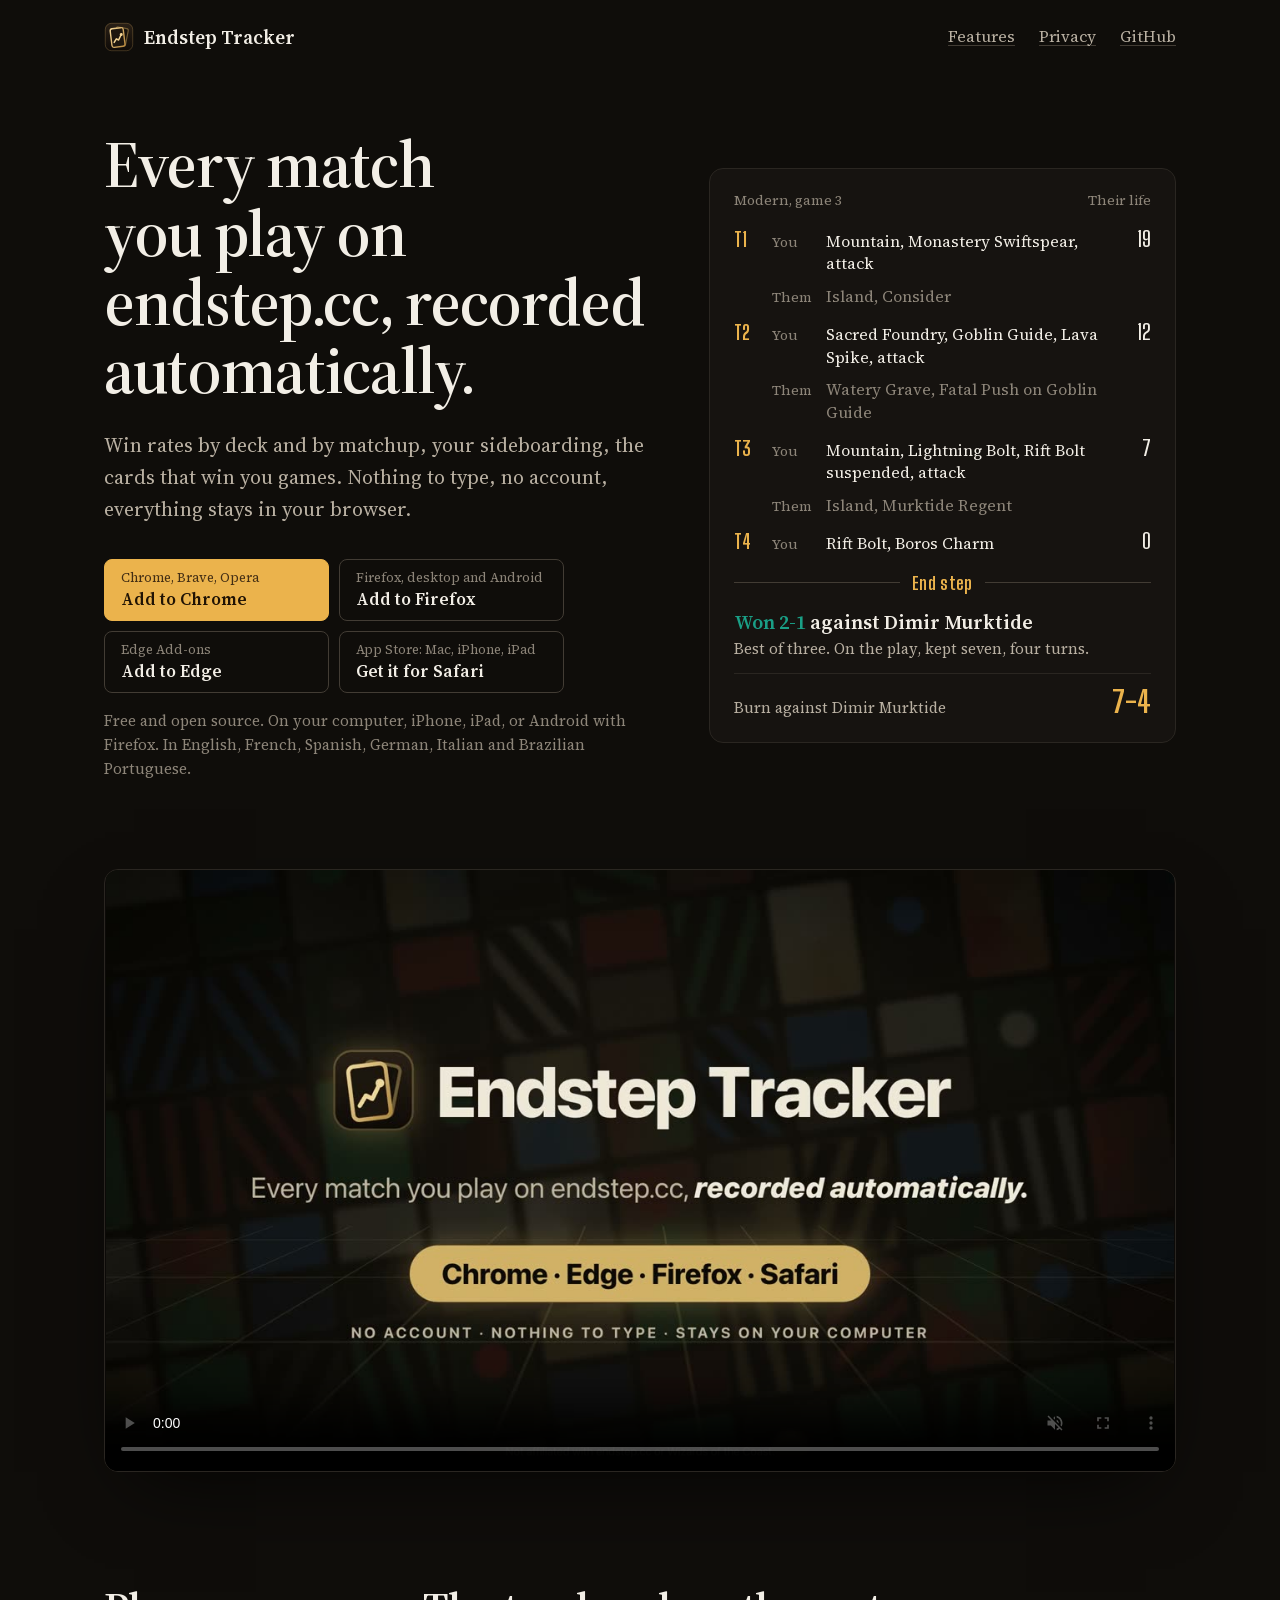
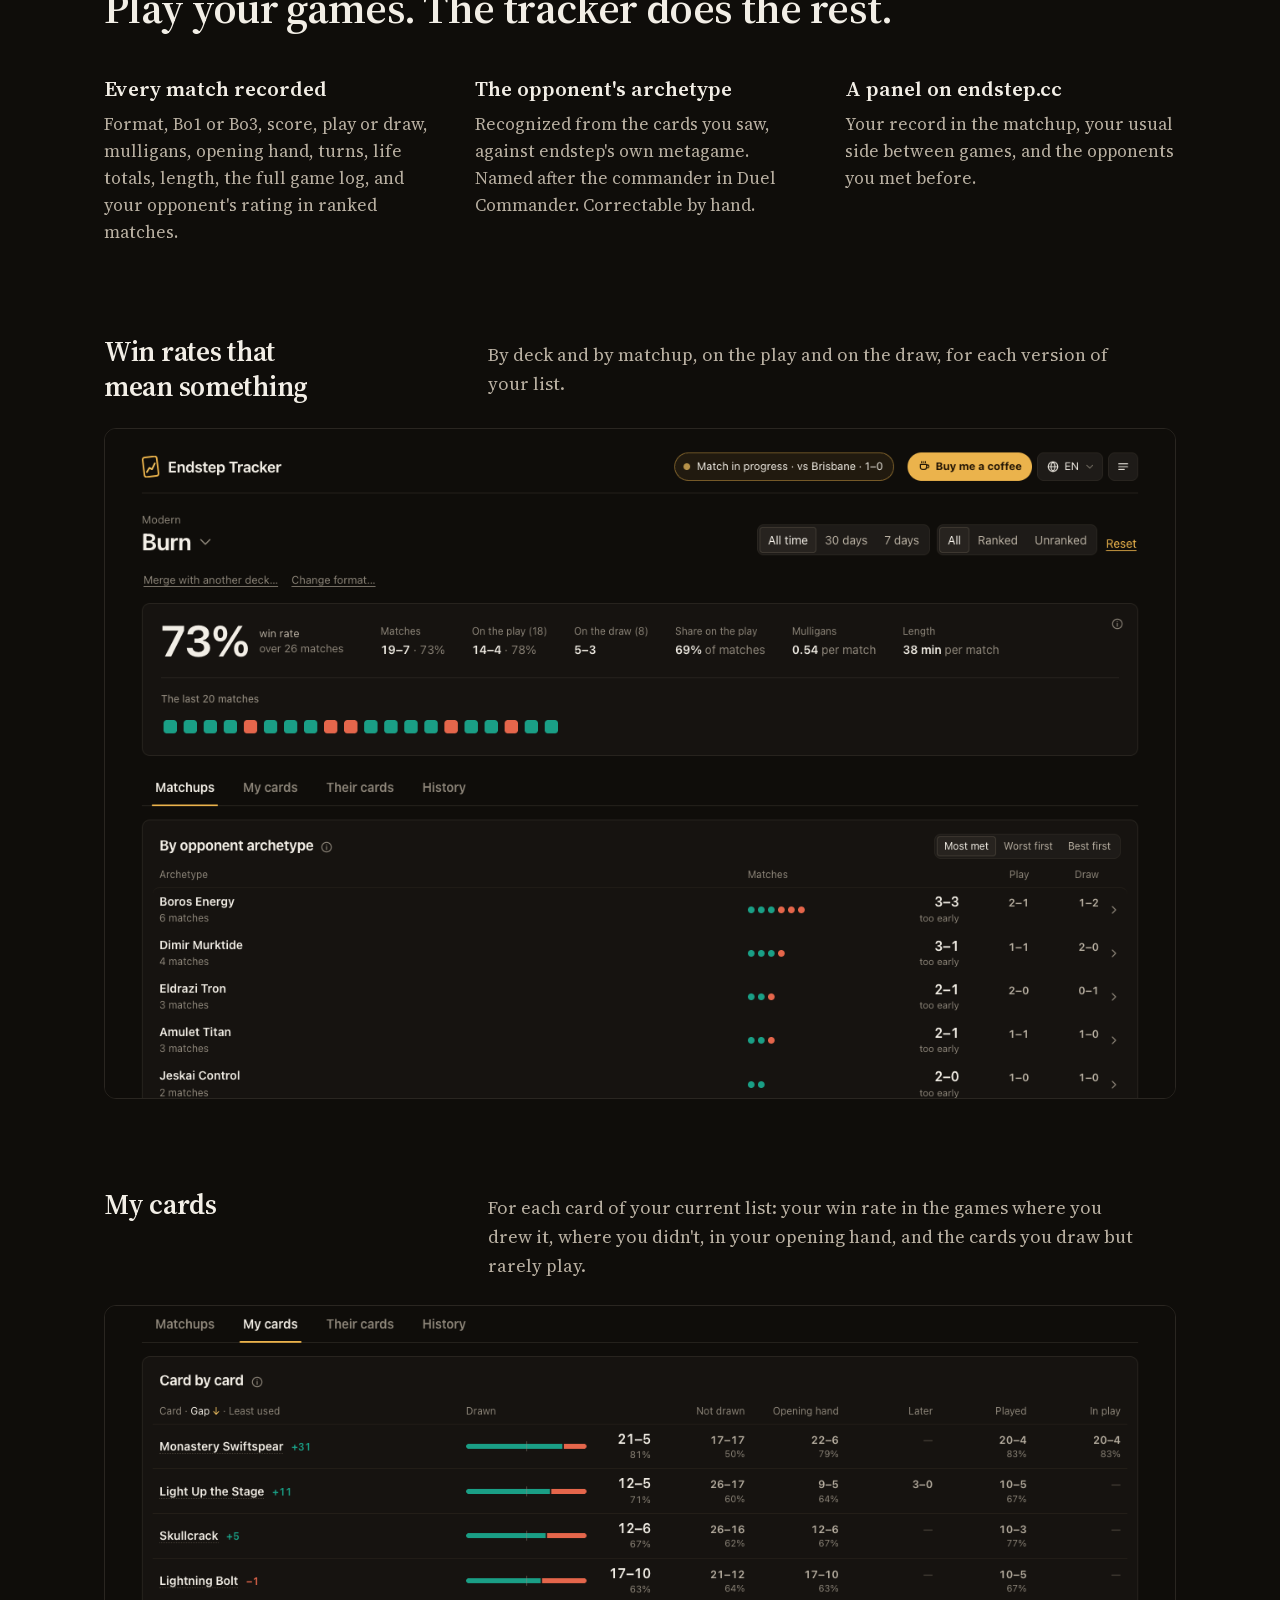
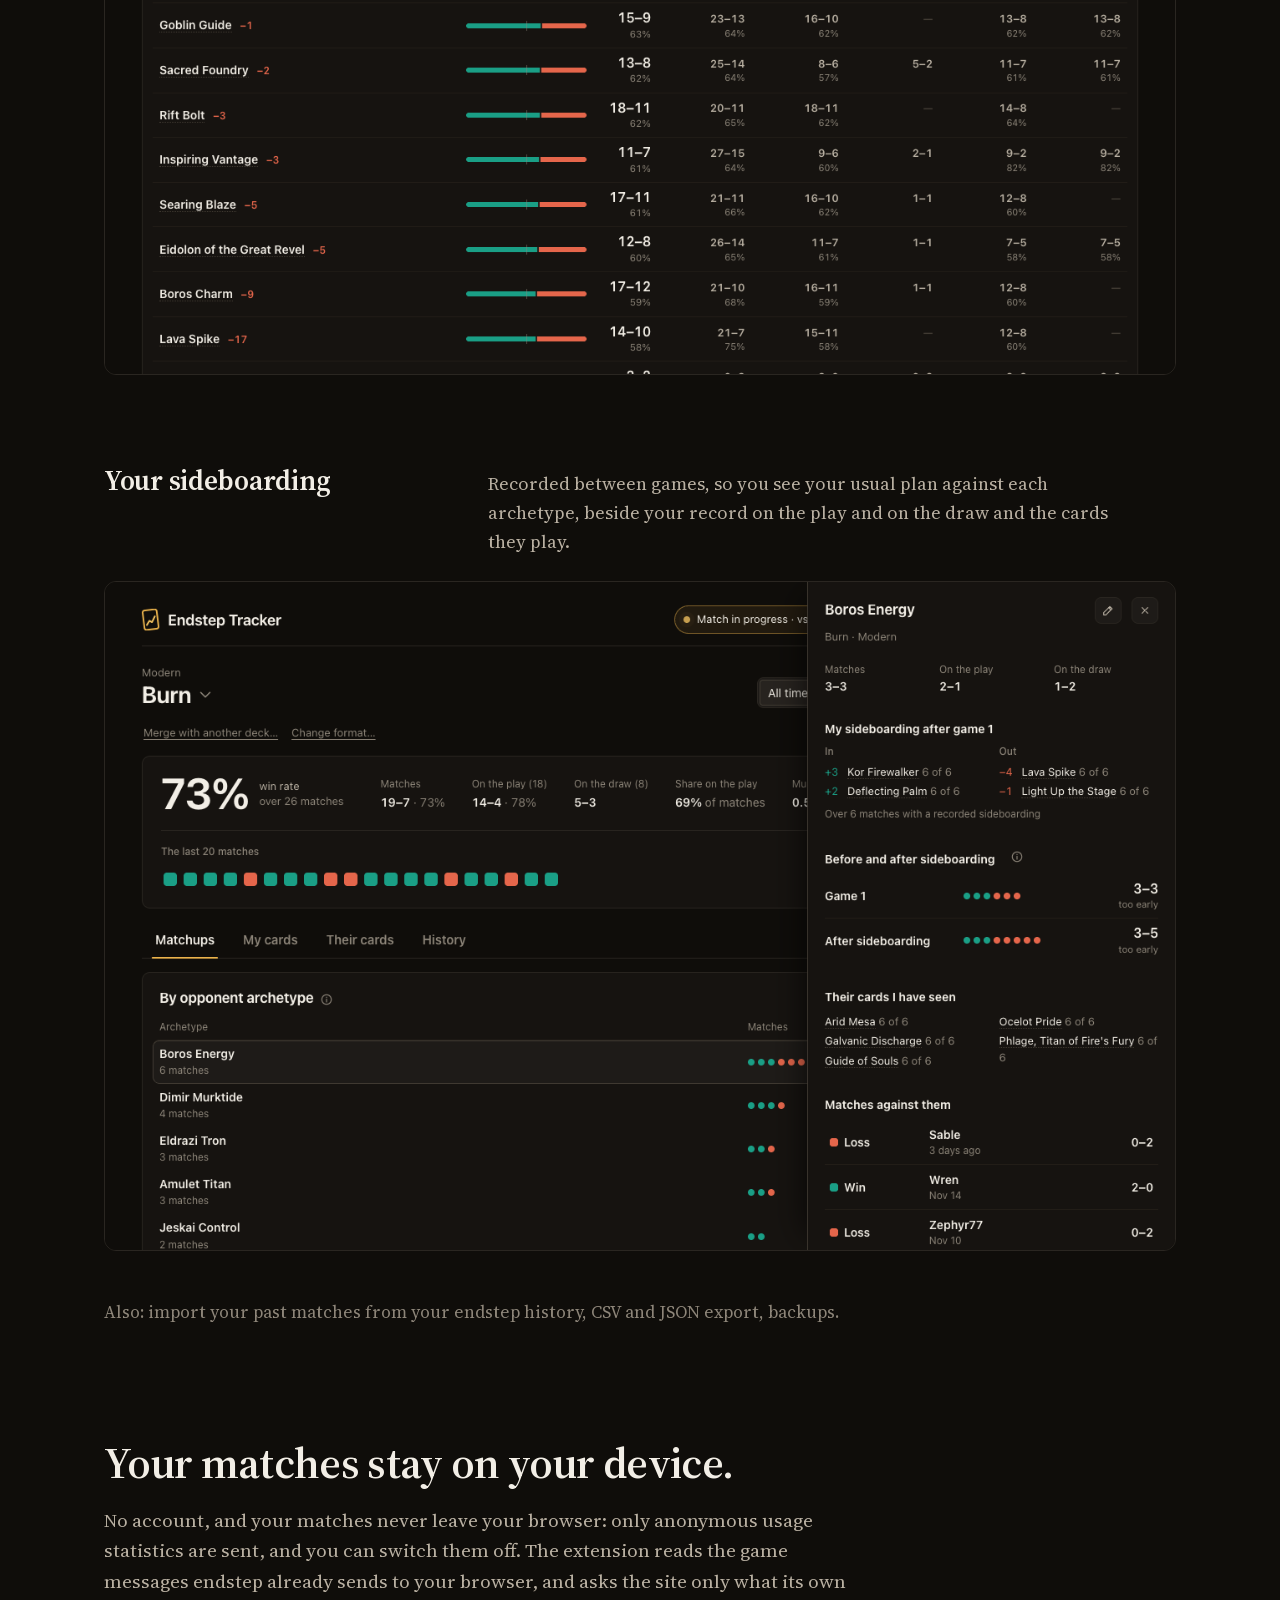
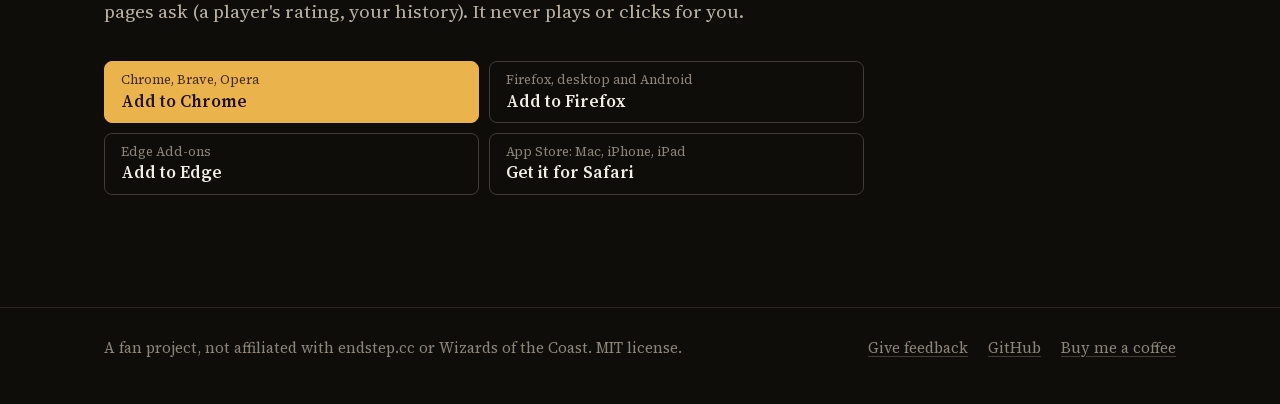
<file: site/index.html>
<!doctype html>
<html lang="en">
<head>
<meta charset="utf-8">
<meta name="viewport" content="width=device-width, initial-scale=1">
<title>Endstep Tracker</title>
<meta name="description" content="A browser extension that records the Magic: The Gathering matches you play on endstep.cc and turns them into win rates by deck and by matchup. Nothing to type, no account, everything stays in your browser.">
<meta property="og:type" content="website">
<meta property="og:url" content="https://endstep-tracker.tolarianstudio.com/">
<meta property="og:title" content="Endstep Tracker">
<meta property="og:description" content="Every match you play on endstep.cc, recorded automatically: win rates by deck and matchup, your sideboarding, your cards. Free, no account.">
<meta property="og:image" content="https://endstep-tracker.tolarianstudio.com/poster.jpg">
<meta name="twitter:card" content="summary_large_image">
<meta name="theme-color" content="#14110d">
<link rel="icon" href="icon.svg" type="image/svg+xml">
<link rel="apple-touch-icon" href="icon-128.png">
<link rel="preload" href="fonts/source-serif-4.woff2" as="font" type="font/woff2" crossorigin>
<script defer src="https://umami.tolarianstudio.com/script.js" data-website-id="e444a99e-4bc6-4b22-979c-878f060c3f76" data-domains="endstep-tracker.tolarianstudio.com"></script>
<style>
/* Two voices from the game itself: a book serif, like the rules text on a card, and condensed figures, like a scoreboard. */
@font-face { font-family: "Source Serif 4"; src: url(fonts/source-serif-4.woff2) format("woff2"); font-weight: 200 900; font-display: swap; }
@font-face { font-family: "Big Shoulders"; src: url(fonts/big-shoulders.woff2) format("woff2"); font-weight: 100 900; font-display: swap; }
:root {
  color-scheme: dark;
  /* Same tokens as the extension (theme.css). */
  --bg: oklch(.16 .006 75);
  --surface: oklch(.19 .007 75);
  --surface-2: oklch(.225 .008 75);
  --line: oklch(.27 .011 75);
  --line-strong: oklch(.36 .015 78);
  --ink: oklch(.95 .012 85);
  --ink-2: oklch(.76 .022 80);
  --ink-3: oklch(.62 .02 80);
  --gold: oklch(.8 .135 80);
  --gold-hi: oklch(.85 .13 83);
  --on-fill: oklch(.2 .035 70);
  --win: #1a9f86;
  --serif: "Source Serif 4", "Iowan Old Style", Georgia, serif;
  --figures: "Big Shoulders", "Arial Narrow", sans-serif;
  --ease: cubic-bezier(.16, 1, .3, 1);
}
* { box-sizing: border-box; }
html { scrollbar-color: var(--line-strong) var(--bg); }
body {
  margin: 0; background: var(--bg); color: var(--ink);
  font: 18px/1.6 var(--serif); font-optical-sizing: auto; font-variant-numeric: lining-nums;
  -webkit-font-smoothing: antialiased;
}
h1, h2, h3, p, ol { margin: 0; }
h1, h2, h3 { font-weight: 600; text-wrap: balance; }
a { color: inherit; text-underline-offset: 3px; text-decoration-color: var(--line-strong); }
a:hover { color: var(--gold-hi); text-decoration-color: currentColor; }
:focus-visible { outline: 2px solid var(--gold-hi); outline-offset: 3px; }
::selection { background: oklch(.8 .135 80 / .32); }
.wrap { max-width: 1120px; margin: 0 auto; padding: 0 24px; }

.top { display: flex; align-items: center; justify-content: space-between; gap: 16px; padding-top: 22px; padding-bottom: 22px; }
.brand { display: flex; align-items: center; gap: 10px; font-weight: 600; font-size: 19px; text-decoration: none; }
.brand img { width: 30px; height: 30px; }
.top nav { display: flex; gap: 24px; font-size: 16px; color: var(--ink-2); }

/* The hero: what you say, and beside it what the tracker sees. */
.hero { display: grid; grid-template-columns: minmax(0, 1.08fr) minmax(0, .92fr); gap: 56px; align-items: center; padding-top: 56px; padding-bottom: 88px; }
.hero h1 { font-size: clamp(40px, 5.4vw, 66px); line-height: 1.04; letter-spacing: -.02em; }
.lede { max-width: 34em; margin-top: 24px; font-size: 20px; color: var(--ink-2); text-wrap: pretty; }

.stores { display: grid; grid-template-columns: repeat(2, minmax(0, 1fr)); gap: 10px; max-width: 460px; margin-top: 34px; }
.store {
  display: flex; flex-direction: column; gap: 1px; padding: 10px 16px;
  border-radius: 8px; border: 1px solid var(--line-strong); text-decoration: none; line-height: 1.3;
  transition: border-color .15s, background-color .15s;
}
.store:hover { color: var(--ink); border-color: var(--ink-3); background: var(--surface-2); }
.store:active { transform: translateY(1px); }
.store small { font-size: 13px; color: var(--ink-3); }
.store b { font-size: 17px; font-weight: 600; }
.store.primary { background: var(--gold); border-color: var(--gold); color: var(--on-fill); }
.store.primary small { color: oklch(.32 .05 70); }
.store.primary:hover { background: var(--gold-hi); border-color: var(--gold-hi); color: var(--on-fill); }
.note { max-width: 36em; margin-top: 16px; font-size: 15px; color: var(--ink-3); }

/* A game as endstep logs it, then the record the tracker keeps of it. */
.log { margin: 0; padding: 22px 24px 24px; border-radius: 14px; background: var(--surface); border: 1px solid var(--line); font-size: 16px; line-height: 1.4; }
.log-head { display: flex; justify-content: space-between; gap: 12px; padding-bottom: 12px; font-size: 14px; color: var(--ink-3); }
.log ol { list-style: none; padding: 0; }
.log li { display: grid; grid-template-columns: 30px 46px minmax(0, 1fr) 34px; gap: 8px; align-items: baseline; padding: 5px 0; }
.log li.them { color: var(--ink-3); padding-bottom: 9px; }
.turn { font: 700 19px/1 var(--figures); color: var(--gold); }
.who { font-size: 14px; color: var(--ink-3); }
.life { font: 600 22px/1 var(--figures); text-align: right; }
.end { display: flex; align-items: center; gap: 12px; margin: 14px 0 16px; font: 700 18px/1 var(--figures); letter-spacing: .02em; color: var(--gold); }
.end::before, .end::after { content: ""; flex: 1; height: 1px; background: var(--line-strong); }
.won { font-size: 20px; font-weight: 600; }
.won b { font-weight: 600; color: var(--win); }
.facts { margin-top: 2px; font-size: 15px; color: var(--ink-2); }
.tally { display: flex; justify-content: space-between; align-items: baseline; gap: 12px; margin-top: 14px; padding-top: 12px; border-top: 1px solid var(--line); font-size: 15px; color: var(--ink-2); }
.flip { display: inline-grid; justify-items: end; font: 700 30px/1 var(--figures); color: var(--gold); }
.flip > * { grid-area: 1 / 1; }
.flip s { text-decoration: none; visibility: hidden; }
/* Played once when the log comes into view (script below); without motion, the final state as it is. */
.log.armed .step { opacity: 0; }
.log.armed .flip s { visibility: visible; }
.log.armed .flip b { opacity: 0; }
.log.play .step { animation: show .4s var(--ease) calc(200ms + var(--i) * 320ms) both; }
.log.play .flip s { animation: hide .25s ease 3900ms both; }
.log.play .flip b { animation: show .4s var(--ease) 4000ms both; }
@keyframes show { from { opacity: 0; transform: translateY(3px); } to { opacity: 1; transform: none; } }
@keyframes hide { to { opacity: 0; } }

.video { padding-bottom: 112px; }
.video video {
  display: block; width: 100%; height: auto; aspect-ratio: 16 / 9; border-radius: 14px;
  border: 1px solid var(--line); background: #0c0a08; box-shadow: 0 30px 80px -30px rgb(0 0 0 / .8);
}

section h2 { max-width: 20em; font-size: clamp(30px, 4vw, 44px); line-height: 1.1; letter-spacing: -.015em; }

.features { padding-bottom: 112px; }
.basics { display: grid; grid-template-columns: repeat(3, minmax(0, 1fr)); gap: 40px; margin-top: 44px; }
.basics h3, .spread h3 { font-size: 21px; line-height: 1.25; margin-bottom: 8px; }
.basics p, .spread p { font-size: 17px; color: var(--ink-2); }
.spread { margin-top: 88px; }
.spread header { display: grid; grid-template-columns: minmax(0, 1fr) minmax(0, 2fr); gap: 40px; align-items: baseline; margin-bottom: 24px; }
.spread h3 { font-size: 28px; letter-spacing: -.01em; margin: 0; }
.spread p { max-width: 36em; font-size: 18px; }
.spread img { display: block; width: 100%; height: auto; border-radius: 12px; border: 1px solid var(--line); }
.extra { margin-top: 48px; font-size: 17px; color: var(--ink-3); }

.privacy { padding-bottom: 112px; }
.privacy .wrap > * { max-width: 760px; }
.privacy p { margin-top: 18px; font-size: 19px; color: var(--ink-2); text-wrap: pretty; }

footer { border-top: 1px solid var(--line); padding: 28px 0 44px; font-size: 15px; color: var(--ink-3); }
footer .wrap { display: flex; flex-wrap: wrap; justify-content: space-between; gap: 12px 24px; }
footer nav { display: flex; flex-wrap: wrap; gap: 8px 20px; }

@media (max-width: 900px) {
  .hero { grid-template-columns: 1fr; gap: 48px; padding-top: 32px; }
  .log { max-width: 560px; }
  .basics { grid-template-columns: 1fr 1fr; }
  .spread header { grid-template-columns: 1fr; gap: 8px; }
}
@media (max-width: 560px) {
  .wrap { padding: 0 16px; }
  body { font-size: 17px; }
  .top nav a:not(:last-child) { display: none; }
  .hero { padding-top: 16px; padding-bottom: 64px; }
  .lede { font-size: 18px; }
  .stores { grid-template-columns: 1fr; }
  .log { padding: 18px 16px 20px; font-size: 15px; }
  .log li { grid-template-columns: 26px 40px minmax(0, 1fr) 28px; gap: 6px; }
  .basics { grid-template-columns: 1fr; gap: 28px; }
  .spread { margin-top: 64px; }
  .spread h3 { font-size: 24px; }
  .video, .features, .privacy { padding-bottom: 80px; }
}
@media (prefers-reduced-motion: reduce) { .store { transition: none; } }
</style>
</head>
<body>

<header class="wrap top">
  <a class="brand" href="#"><img src="icon.svg" alt="" width="30" height="30">Endstep Tracker</a>
  <nav>
    <a href="#features">Features</a>
    <a href="#privacy">Privacy</a>
    <a href="https://github.com/mcouzinet/Endstep-Tracker">GitHub</a>
  </nav>
</header>

<main>
  <section class="wrap hero">
    <div>
      <h1>Every match you play on endstep.cc, recorded automatically.</h1>
      <p class="lede">Win rates by deck and by matchup, your sideboarding, the cards that win you games. Nothing to type, no account, everything stays in your browser.</p>
      <div class="stores" data-stores>
        <a class="store" data-store="chrome" data-umami-event="installer" data-umami-event-store="chrome" data-umami-event-emplacement="haut" href="https://chromewebstore.google.com/detail/endstep-tracker/ioeffckengdfapnapdbphkbnnnnaajho"><small>Chrome, Brave, Opera</small><b>Add to Chrome</b></a>
        <a class="store" data-store="firefox" data-umami-event="installer" data-umami-event-store="firefox" data-umami-event-emplacement="haut" href="https://addons.mozilla.org/en-US/firefox/addon/endstep-tracker/"><small>Firefox, desktop and Android</small><b>Add to Firefox</b></a>
        <a class="store" data-store="edge" data-umami-event="installer" data-umami-event-store="edge" data-umami-event-emplacement="haut" href="https://microsoftedge.microsoft.com/addons/detail/endstep-tracker/oloikebkijkmhlodohfbjbekkmghblbp"><small>Edge Add-ons</small><b>Add to Edge</b></a>
        <a class="store" data-store="safari" data-umami-event="installer" data-umami-event-store="safari" data-umami-event-emplacement="haut" href="https://apps.apple.com/us/app/endstep-tracker/id6816954721"><small>App Store: Mac, iPhone, iPad</small><b>Get it for Safari</b></a>
      </div>
      <p class="note">Free and open source. On your computer, iPhone, iPad, or Android with Firefox. In English, French, Spanish, German, Italian and Brazilian Portuguese.</p>
    </div>

    <figure class="log" aria-label="Example: the last game of a match, then what the tracker keeps of it">
      <div class="log-head"><span>Modern, game 3</span><span>Their life</span></div>
      <ol>
        <li class="step" style="--i:0"><span class="turn">T1</span><span class="who">You</span><span>Mountain, Monastery Swiftspear, attack</span><span class="life">19</span></li>
        <li class="step them" style="--i:1"><span></span><span class="who">Them</span><span>Island, Consider</span></li>
        <li class="step" style="--i:2"><span class="turn">T2</span><span class="who">You</span><span>Sacred Foundry, Goblin Guide, Lava Spike, attack</span><span class="life">12</span></li>
        <li class="step them" style="--i:3"><span></span><span class="who">Them</span><span>Watery Grave, Fatal Push on Goblin Guide</span></li>
        <li class="step" style="--i:4"><span class="turn">T3</span><span class="who">You</span><span>Mountain, Lightning Bolt, Rift Bolt suspended, attack</span><span class="life">7</span></li>
        <li class="step them" style="--i:5"><span></span><span class="who">Them</span><span>Island, Murktide Regent</span></li>
        <li class="step" style="--i:6"><span class="turn">T4</span><span class="who">You</span><span>Rift Bolt, Boros Charm</span><span class="life">0</span></li>
      </ol>
      <div class="end step" style="--i:7">End step</div>
      <div class="step" style="--i:8">
        <p class="won"><b>Won 2-1</b> against Dimir Murktide</p>
        <p class="facts">Best of three. On the play, kept seven, four turns.</p>
        <p class="tally">Burn against Dimir Murktide <span class="flip"><s aria-hidden="true">6-4</s><b>7-4</b></span></p>
      </div>
    </figure>
  </section>

  <section class="wrap video" aria-label="Video">
    <video src="video.mp4" poster="poster.jpg" width="1280" height="720" autoplay muted loop playsinline controls preload="metadata"></video>
  </section>

  <section class="wrap features" id="features">
    <h2>Play your games. The tracker does the rest.</h2>
    <div class="basics">
      <div><h3>Every match recorded</h3><p>Format, Bo1 or Bo3, score, play or draw, mulligans, opening hand, turns, life totals, length, the full game log, and your opponent's rating in ranked matches.</p></div>
      <div><h3>The opponent's archetype</h3><p>Recognized from the cards you saw, against endstep's own metagame. Named after the commander in Duel Commander. Correctable by hand.</p></div>
      <div><h3>A panel on endstep.cc</h3><p>Your record in the matchup, your usual side between games, and the opponents you met before.</p></div>
    </div>

    <article class="spread">
      <header><h3>Win rates that mean something</h3><p>By deck and by matchup, on the play and on the draw, for each version of your list.</p></header>
      <img src="dashboard.png" width="1280" height="800" loading="lazy" alt="The dashboard: overall win rate, last matches and matchups by archetype.">
    </article>
    <article class="spread">
      <header><h3>My cards</h3><p>For each card of your current list: your win rate in the games where you drew it, where you didn't, in your opening hand, and the cards you draw but rarely play.</p></header>
      <img src="my-cards.png" width="1280" height="800" loading="lazy" alt="My cards: the win rate of each card when drawn, not drawn, and in the opening hand.">
    </article>
    <article class="spread">
      <header><h3>Your sideboarding</h3><p>Recorded between games, so you see your usual plan against each archetype, beside your record on the play and on the draw and the cards they play.</p></header>
      <img src="matchup.png" width="1280" height="800" loading="lazy" alt="A matchup panel: record on the play and on the draw, sideboarding after game 1, the opponent's cards seen and past matches.">
    </article>
    <p class="extra">Also: import your past matches from your endstep history, CSV and JSON export, backups.</p>
  </section>

  <section class="privacy" id="privacy">
    <div class="wrap">
      <h2>Your matches stay on your device.</h2>
      <p>No account, and your matches never leave your browser: only anonymous usage statistics are sent, and you can switch them off. The extension reads the game messages endstep already sends to your browser, and asks the site only what its own pages ask (a player's rating, your history). It never plays or clicks for you.</p>
      <div class="stores" data-stores>
        <a class="store" data-store="chrome" data-umami-event="installer" data-umami-event-store="chrome" data-umami-event-emplacement="confidentialite" href="https://chromewebstore.google.com/detail/endstep-tracker/ioeffckengdfapnapdbphkbnnnnaajho"><small>Chrome, Brave, Opera</small><b>Add to Chrome</b></a>
        <a class="store" data-store="firefox" data-umami-event="installer" data-umami-event-store="firefox" data-umami-event-emplacement="confidentialite" href="https://addons.mozilla.org/en-US/firefox/addon/endstep-tracker/"><small>Firefox, desktop and Android</small><b>Add to Firefox</b></a>
        <a class="store" data-store="edge" data-umami-event="installer" data-umami-event-store="edge" data-umami-event-emplacement="confidentialite" href="https://microsoftedge.microsoft.com/addons/detail/endstep-tracker/oloikebkijkmhlodohfbjbekkmghblbp"><small>Edge Add-ons</small><b>Add to Edge</b></a>
        <a class="store" data-store="safari" data-umami-event="installer" data-umami-event-store="safari" data-umami-event-emplacement="confidentialite" href="https://apps.apple.com/us/app/endstep-tracker/id6816954721"><small>App Store: Mac, iPhone, iPad</small><b>Get it for Safari</b></a>
      </div>
    </div>
  </section>
</main>

<footer>
  <div class="wrap">
    <span>A fan project, not affiliated with endstep.cc or Wizards of the Coast. MIT license.</span>
    <nav>
      <a href="https://tally.so/r/LZQveG">Give feedback</a>
      <a href="https://github.com/mcouzinet/Endstep-Tracker">GitHub</a>
      <a href="https://buymeacoffee.com/mcouzinet">Buy me a coffee</a>
    </nav>
  </div>
</footer>

<script>
// Put the visitor's own browser first, in gold: on an iPhone or iPad, Safari (the only one that takes extensions there);
// on Android, Firefox (Chrome for Android has no extensions).
const ua = navigator.userAgent;
const apple = /iPhone|iPad|iPod/.test(ua) || (/Macintosh/.test(ua) && navigator.maxTouchPoints > 1); // an iPad asks for the desktop site
const mine = apple ? 'safari' : /Android/.test(ua) || /Firefox\//.test(ua) ? 'firefox' : /Edg\//.test(ua) ? 'edge' : /Safari\//.test(ua) && !/Chrome|Chromium|CriOS/.test(ua) ? 'safari' : 'chrome';
for (const row of document.querySelectorAll('[data-stores]')) {
  const btn = row.querySelector(`[data-store="${mine}"]`);
  btn.classList.add('primary');
  row.prepend(btn);
}

// The hero's game log plays once, when it comes into view (below the buttons on a phone).
const log = document.querySelector('.log');
if ('IntersectionObserver' in window && !matchMedia('(prefers-reduced-motion: reduce)').matches) {
  log.classList.add('armed');
  new IntersectionObserver((seen, io) => {
    if (seen.some((e) => e.isIntersecting)) { log.classList.add('play'); io.disconnect(); }
  }, { threshold: 0.35 }).observe(log);
}
</script>
</body>
</html>
</file>
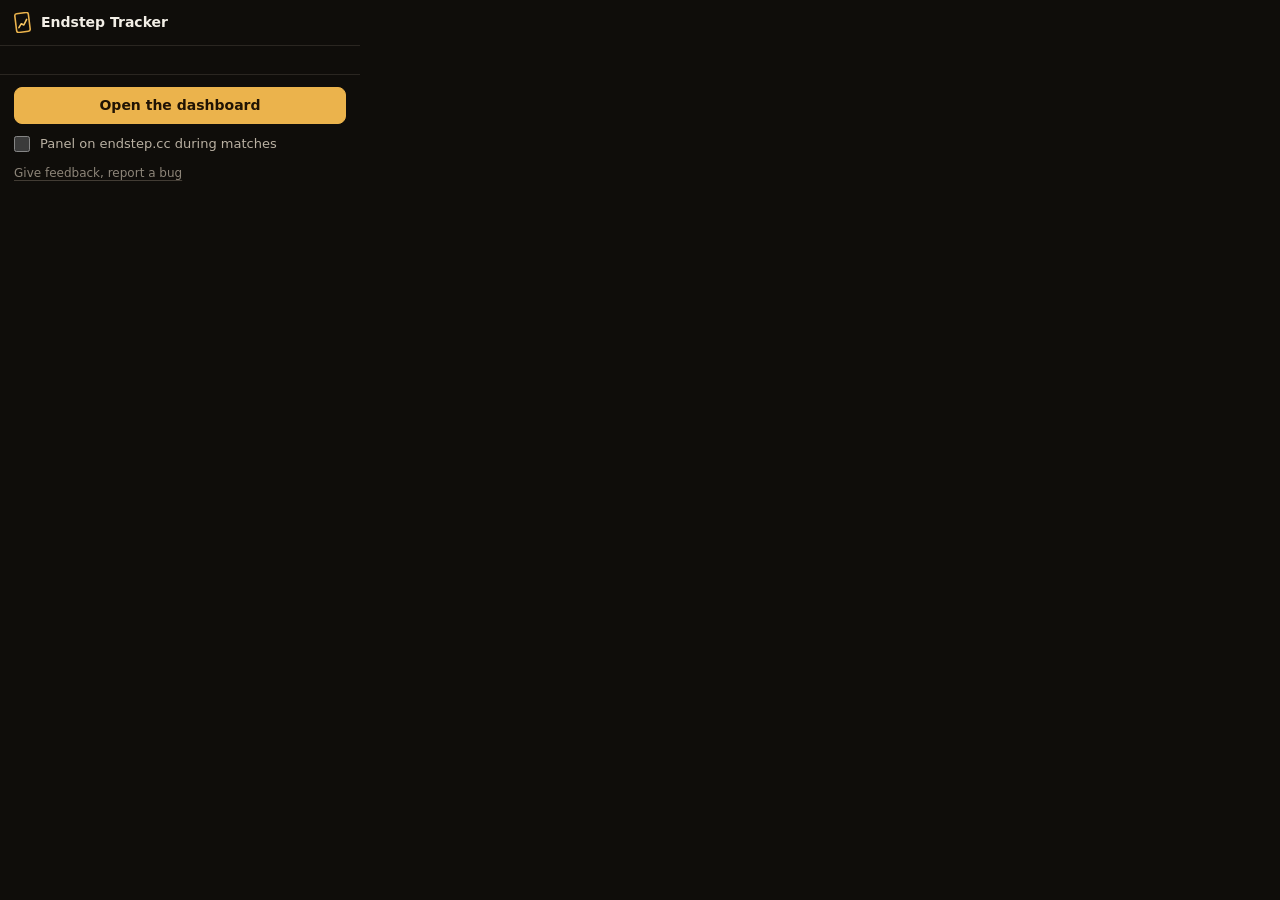
<file: popup.html>
<!doctype html>
<html lang="en">
<head>
  <meta charset="utf-8">
  <meta name="viewport" content="width=device-width, initial-scale=1">
  <title>Endstep Tracker</title>
  <link rel="stylesheet" href="theme.css">
  <style>
    body { width: 360px; }
    /* On a phone the popup is a whole page or a sheet (Firefox for Android, Safari on iPhone): the screen's width. Read
       from the screen, not the pointer: an Android emulator says it has a mouse. */
    @media (max-device-width: 600px) { body { width: auto; } }
    body.loading main { visibility: hidden; }
    header { display: flex; align-items: center; gap: 10px; padding: 12px 14px; border-bottom: 1px solid var(--line); }
    header .mark { width: 17px; height: 21px; }
    header b { font-weight: 650; }
    main { display: grid; gap: 14px; padding: 14px; }
    h2 { display: flex; flex-wrap: wrap; align-items: center; gap: 4px 8px; font-size: 15px; font-weight: 650; }
    h2 .muted { font-weight: 400; font-size: 13px; }
    h3 { margin-bottom: 6px; font-size: 12px; font-weight: 500; color: var(--ink-3); }
    .arch { display: flex; flex-wrap: wrap; align-items: center; gap: 6px; margin-top: 6px; font-size: 13px; color: var(--ink-2); }
    .stats { display: grid; grid-template-columns: repeat(3, minmax(0, 1fr)); gap: 8px; margin: 0; }
    .stats dt { font-size: 12px; color: var(--ink-3); }
    .stats dd { margin: 0; color: var(--ink-2); font-variant-numeric: tabular-nums; }
    .stats dd b { color: var(--ink); font-weight: 600; }
    .note { font-size: 13px; color: var(--ink-3); }
    .side { display: grid; gap: 2px; font-size: 13px; }
    .side .in { color: var(--win); } .side .out { color: var(--loss); } .side .muted { font-size: 12px; }
    ul { list-style: none; margin: 0; padding: 0; }
    .recent li { display: grid; grid-template-columns: 6.4rem minmax(0, 1fr) auto; align-items: center; gap: 10px; padding: 7px 0; border-top: 1px solid rgb(44 38 30 / .6); font-size: 13px; }
    .recent:first-child li:first-child { border-top: 0; } /* no session heading above it: only matches against the AI */
    .recent .who { min-width: 0; display: grid; }
    .recent .who span { overflow: hidden; text-overflow: ellipsis; white-space: nowrap; }
    .recent .score { font-weight: 600; font-variant-numeric: tabular-nums; }
    footer { display: grid; gap: 10px; padding: 12px 14px; border-top: 1px solid var(--line); }
    footer .btn { justify-content: center; }
    .version { margin: 0; font-size: 11px; text-align: center; } /* which build is loaded, at a glance */
    .switch { display: flex; align-items: center; gap: 10px; font-size: 13px; color: var(--ink-2); cursor: pointer; }
    .switch input { width: 16px; height: 16px; margin: 0; accent-color: var(--gold); }
    .feedback { justify-self: start; font-size: 12px; color: var(--ink-3); }
    .access { display: grid; gap: 10px; margin: 12px 14px 0; padding: 10px 12px; border: 1px solid var(--danger); border-radius: var(--radius-sm); font-size: 13px; color: var(--ink-2); }
    .access b { color: var(--ink); }
  </style>
</head>
<body class="loading">
  <header>
    <svg class="mark" viewBox="0 0 64 80" aria-hidden="true"><g transform="rotate(-7 32 40)"><rect x="6" y="4" width="52" height="72" rx="8"/><polyline points="16,58 27,44 36,50 49,30"/></g></svg>
    <b>Endstep Tracker</b>
  </header>
  <div id="access" class="access" role="alert" hidden><p><b data-i18n="access_title"></b> <span data-i18n="access_text"></span></p><button id="access-btn" class="btn primary" data-i18n="access_btn"></button></div>
  <main id="main" aria-live="polite"></main>
  <footer>
    <button id="open" class="btn primary" data-i18n="open_dashboard"></button>
    <label class="switch"><input type="checkbox" id="overlay"><span data-i18n="overlay_toggle"></span></label>
    <a id="feedback" class="feedback" target="_blank" rel="noopener" data-i18n="feedback"></a>
    <p id="version" class="version muted"></p>
  </footer>
  <script src="tracker.js"></script>
  <script src="meta.js"></script>
  <script src="shared.js"></script>
  <script src="popup.js"></script>
</body>
</html>
</file>
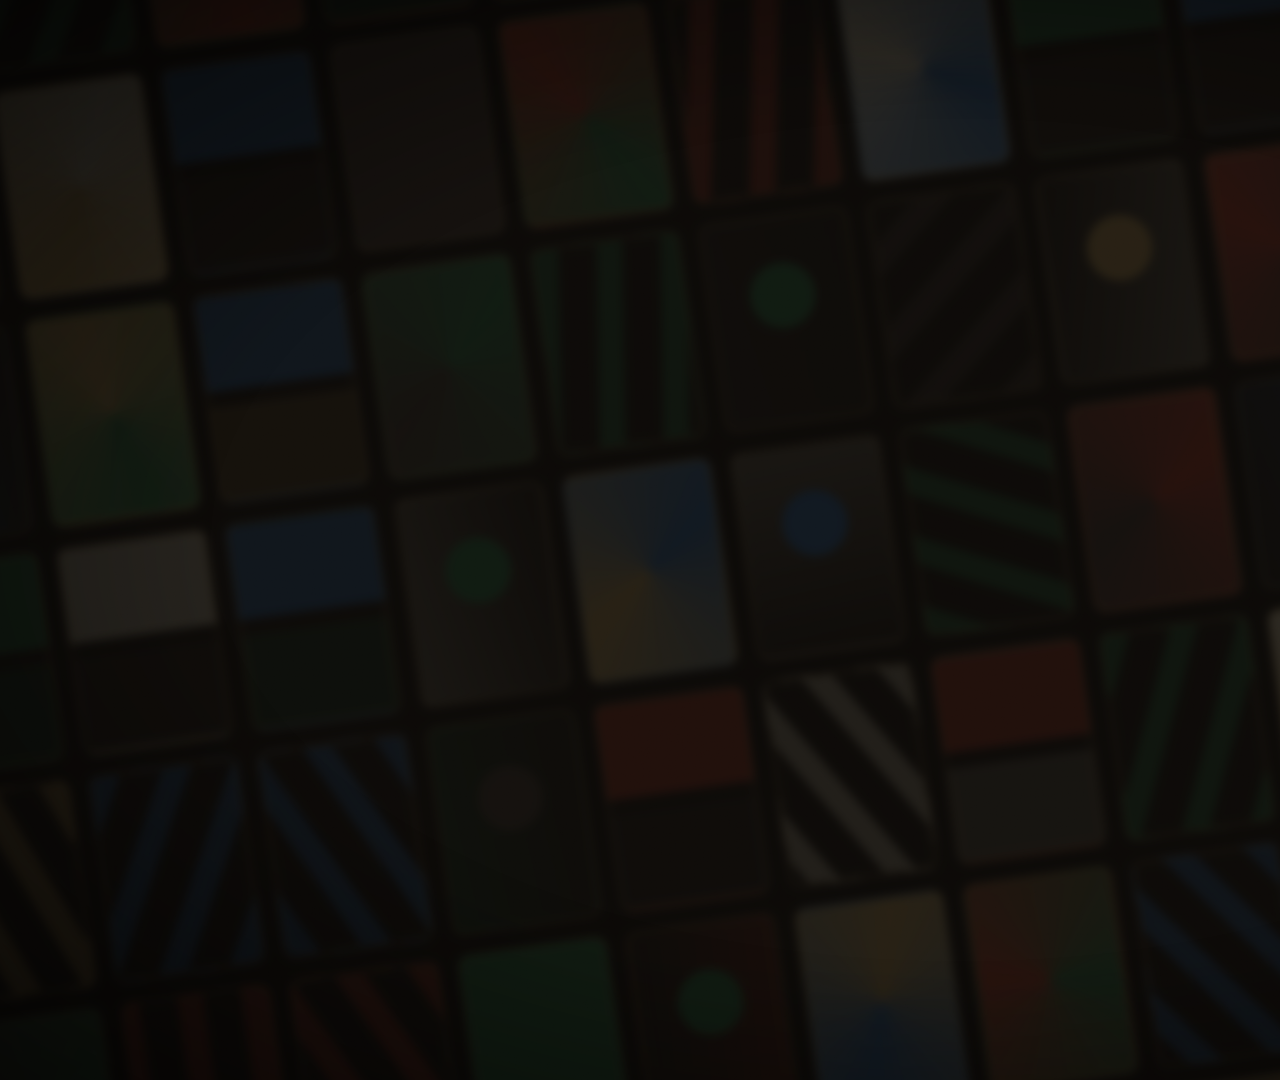
<file: store/reel/reel.html>
<!doctype html>
<html lang="en">
<head>
<meta charset="utf-8">
<title>Endstep Tracker Reel</title>
<!--
  15 s promo video of Endstep Tracker, 16:9 (1920x1080), rendered by render.js.
  Same method as the Whozic reel: render(t) is a PURE function of time (no CSS animation,
  no clock), so render.js captures it frame by frame and sfx.js lays the sound effects on
  the same timeline, to the sample. Archetypes and cards come from test/harness/meta-Modern.json
  (endstep.cc's public metagame); the opponent and the figures are made up, like the store
  screenshots' demo data.
-->
<style>
:root{--bg:#0c0a08;--surface:#14110d;--surface-2:#1b1712;--surface-3:#251f18;--line:#2c261e;--line-strong:#43392c;--ink:#efe7d7;--ink-2:#bfb29a;--ink-3:#8f846f;--gold:#d4ae62;--gold-hi:#ecca86;--win:#1a9f86;--loss:#e5664b}
*{box-sizing:border-box}
html,body{margin:0;width:1920px;height:1080px;overflow:hidden;background:var(--bg)}
#stage{position:relative;width:1920px;height:1080px;overflow:hidden;font-family:-apple-system,"SF Pro Display",system-ui,sans-serif;color:var(--ink);background:var(--bg);-webkit-font-smoothing:antialiased}
.layer,.scene,.panel{position:absolute;inset:0}
.scene{display:none}
.a{position:absolute;left:960px;top:540px;transform:translate(-50%,-50%);white-space:nowrap}
.caps{font-weight:700;letter-spacing:.16em;text-transform:uppercase}
svg{display:block;overflow:visible}

/* backgrounds */
#floorWrap{overflow:hidden;-webkit-mask-image:linear-gradient(to bottom,transparent 0,#000 30%,#000 70%,transparent 100%)}
#floor{position:absolute;left:-1100px;top:640px;width:4120px;height:1100px;transform-origin:50% 0;transform:perspective(700px) rotateX(72deg);background-size:140px 140px}
#wall{position:absolute;left:-400px;top:-500px;width:2800px;display:flex;flex-wrap:wrap;gap:20px;transform:rotate(-8deg);filter:blur(5px)}
#wall i{display:block;width:150px;height:210px;border-radius:12px;border:3px solid rgba(212,174,98,.35)}
#veil{background:rgba(12,10,8,.86)}
#wipe{background:radial-gradient(1400px 1000px at 50% 59%,#ecca86 0,#b8883d 38%,#3a2a12 72%,#0c0a08 100%)}
#flash{background:radial-gradient(circle at 50% 55%,#fff 0,rgba(255,255,255,0) 60%);opacity:0}
#grain{opacity:.07;mix-blend-mode:overlay;background-image:url("data:image/svg+xml;utf8,<svg xmlns='http://www.w3.org/2000/svg' width='320' height='320'><filter id='n'><feTurbulence type='fractalNoise' baseFrequency='.85' numOctaves='2' stitchTiles='stitch'/></filter><rect width='100%' height='100%' filter='url(%23n)'/></svg>")}
#vig{background:radial-gradient(ellipse at 50% 50%,transparent 55%,rgba(0,0,0,.6))}

/* S1 */
.ring{border-radius:50%;border:3px solid var(--gold)}
.ring.thin{border-width:2px;opacity:.45}
.ico{width:220px;height:220px}
.q{font-size:300px;font-weight:900;font-style:italic;line-height:1;color:var(--loss);text-shadow:0 0 60px rgba(229,102,75,.6)}
.word{font-size:120px;font-weight:900;letter-spacing:-.03em;text-transform:uppercase;line-height:1}

/* S2 */
.title{font-size:170px;font-weight:900;letter-spacing:-.04em;line-height:.9;text-transform:uppercase}
.title span{display:inline-block}
.hl{color:var(--gold-hi);text-shadow:0 0 70px rgba(212,174,98,.5)}
#sq{display:flex;gap:14px;align-items:center;height:60px}
#sq i{display:block;width:44px;height:44px;border-radius:10px}

/* the in-game panel */
.card{width:820px;height:260px;border-radius:28px;background:var(--surface);border:2px solid var(--line-strong);display:flex;align-items:center;gap:34px;padding:0 34px;box-shadow:0 40px 90px -40px #000}
.cover{width:190px;height:190px;flex:none}
.meta{display:flex;flex-direction:column;gap:8px;min-width:0;flex:1}
.meta .lab{font-size:24px;color:var(--gold-hi);display:flex;align-items:center;gap:12px}
.meta .lab i{width:14px;height:14px;border-radius:50%;background:var(--loss);box-shadow:0 0 12px rgba(229,102,75,.8)}
.meta .tt{font-size:54px;font-weight:800;letter-spacing:-.02em;line-height:1.05}
.meta .ar{font-size:30px;color:var(--ink-2)}
.prog{margin-top:10px;height:10px;border-radius:5px;background:var(--surface-3);overflow:hidden}
.prog i{display:block;height:100%;width:0;background:var(--gold);border-radius:5px;box-shadow:0 0 16px rgba(212,174,98,.6)}

/* S3: right column, beside the panel */
#col{position:absolute;left:990px;top:0;width:930px;height:1080px;overflow:hidden}
#col .a{left:410px}
.qlab{font-size:32px;color:var(--gold-hi)}
.opt{width:780px;height:116px;border-radius:24px;background:var(--surface);border:3px solid var(--line);display:flex;align-items:center;justify-content:space-between;padding:0 34px;font-size:38px;font-weight:700;color:var(--ink)}
.opt .ck{width:60px;height:60px;border-radius:50%;background:var(--gold);color:var(--bg);display:flex;align-items:center;justify-content:center;transform:scale(0)}
.opt.sel,.chip.sel{border-color:var(--gold);background:#231c12;box-shadow:0 0 50px rgba(212,174,98,.3),inset 0 0 30px rgba(212,174,98,.08)}
.chip{width:380px;height:116px;border-radius:58px;background:var(--surface);border:3px solid var(--line);display:flex;align-items:center;justify-content:center;gap:14px;padding:0 24px;font-size:31px;font-weight:700}
.pip{display:block;width:28px;height:28px;border-radius:50%;flex:none}
.pW{background:#efe6c8}.pR{background:#c9432d}
.vrow{display:flex;align-items:center;gap:14px;width:780px;font-size:28px;color:var(--ink-2)}
.vrow .sp{flex:1}
.vrow i{display:block;width:28px;height:28px;border-radius:50%;background:var(--surface-3)}
.vrow i.on{background:var(--gold);box-shadow:0 0 16px rgba(212,174,98,.7)}
#cd{font-size:34px;color:var(--ink)}
.ripple{width:180px;height:180px;border-radius:50%;border:4px solid var(--gold)}

/* S4 */
.lab2{font-size:34px;color:var(--gold-hi)}
.theme{font-size:76px;font-weight:900;letter-spacing:-.03em;line-height:1;text-align:center}
.badge{display:flex;align-items:center;gap:14px;font-size:30px;padding:12px 26px;border-radius:40px;background:#231c12;border:2px solid rgba(212,174,98,.45);color:var(--gold-hi)}
.slot{width:1000px;height:200px;border-radius:30px;background:var(--surface);border:3px solid var(--line-strong);overflow:hidden}
.slot div{position:absolute;inset:0;display:flex;align-items:center;justify-content:center;font-size:110px;font-weight:900;text-transform:uppercase;letter-spacing:-.03em}
.big1{font-size:100px;font-weight:900;letter-spacing:-.03em;text-transform:uppercase}
.big2{font-size:180px;font-weight:900;font-style:italic;letter-spacing:-.04em;line-height:.9;color:var(--gold-hi);text-shadow:0 0 90px rgba(212,174,98,.6)}
.rays{width:2600px;height:2600px;border-radius:50%;background:repeating-conic-gradient(from 0deg,rgba(212,174,98,.2) 0deg 5deg,transparent 5deg 15deg);-webkit-mask-image:radial-gradient(circle,#000 0,transparent 62%)}
.pill{font-size:32px;padding:14px 34px;border-radius:44px;background:#2a1510;border:2px solid rgba(229,102,75,.5);color:#f08a73;box-shadow:0 0 28px rgba(229,102,75,.3)}
.plus{font-size:330px;font-weight:900;font-style:italic;letter-spacing:-.05em;line-height:.8;color:var(--loss);text-shadow:0 0 110px rgba(229,102,75,.55)}
.sent{font-size:56px;font-weight:800;letter-spacing:-.02em}
.part{position:absolute;left:0;top:0;border-radius:4px}

/* S5 */
#cubeWrap{width:440px;height:440px;perspective:1300px;z-index:3}
#cube{position:relative;width:440px;height:440px;transform-style:preserve-3d}
.face{position:absolute;inset:0;border-radius:16px;background:linear-gradient(160deg,#241d14,#0c0a08 60%);border:3px solid rgba(212,174,98,.45);display:flex;flex-direction:column;align-items:center;justify-content:center;gap:30px;backface-visibility:hidden;color:var(--gold-hi);text-align:center}
.face .ft{font-size:58px;font-weight:900;letter-spacing:-.02em;line-height:.95;text-transform:uppercase;text-shadow:0 0 40px rgba(212,174,98,.45)}
.face svg{width:130px;height:130px;filter:drop-shadow(0 0 18px rgba(212,174,98,.5))}
.face.logoF{background:none;border:none;border-radius:0}
.face.logoF img{display:block;width:440px;height:440px}
.face.cap{background:#2e2619;border-color:rgba(212,174,98,.25)}
#fbot{background:#070605}
.shadow{width:480px;height:80px;border-radius:50%;background:radial-gradient(closest-side,rgba(0,0,0,.5),transparent)}

/* S6 */
#lockup{display:flex;align-items:center;gap:34px}
#logo{width:150px;height:150px;flex:none}
#logo img{display:block;width:100%;height:100%}
#wm{font-size:124px;font-weight:800;letter-spacing:-.03em;line-height:1}
#wm span{display:inline-block;white-space:pre}
.slogan{font-size:50px;line-height:1.2;text-align:center;color:var(--ink-2);white-space:normal;width:1500px}
.slogan em{font-style:italic;font-weight:900;color:var(--ink)}
.cta{font-size:50px;font-weight:800;letter-spacing:-.01em;padding:20px 56px;border-radius:60px;background:var(--gold);color:var(--bg)}
</style>
</head>
<body>
<div id="stage">
  <div class="layer" id="glow"></div>
  <div class="layer" id="wallL"><div id="wall"></div><div class="layer" id="veil"></div></div>
  <div class="layer" id="floorWrap"><div id="floor"></div></div>

  <div class="layer" id="cam">
    <!-- S1: three beats -->
    <section class="scene" id="s1">
      <div class="a ring thin" id="s1r2" style="top:420px;width:600px;height:600px"></div>
      <div class="a ring" id="s1r1" style="top:420px;width:480px;height:480px"></div>
      <div class="a ring" id="s1w" style="top:420px;width:480px;height:480px"></div>
      <div class="a ico" id="s1i0" style="top:420px;color:var(--gold-hi)">
        <svg viewBox="0 0 24 24" width="220" height="220" fill="none" stroke="currentColor" stroke-width="1.6" stroke-linecap="round" stroke-linejoin="round"><g transform="rotate(-7 12 12)"><rect x="5.5" y="2.5" width="13" height="19" rx="2.2"/><polyline points="8.3,16.3 10.8,13 13,14.4 16,9.6"/><circle cx="16" cy="9.6" r="1.3" fill="currentColor" stroke="none"/></g></svg>
      </div>
      <div class="a ico" id="s1i1" style="top:420px;color:var(--win)">
        <svg viewBox="0 0 24 24" width="220" height="220" fill="currentColor"><rect x="2.5" y="2.5" width="5.2" height="5.2" rx="1.3"/><rect x="9.4" y="2.5" width="5.2" height="5.2" rx="1.3"/><rect x="16.3" y="2.5" width="5.2" height="5.2" rx="1.3" opacity=".35"/><rect x="2.5" y="9.4" width="5.2" height="5.2" rx="1.3"/><rect x="9.4" y="9.4" width="5.2" height="5.2" rx="1.3" opacity=".35"/><rect x="16.3" y="9.4" width="5.2" height="5.2" rx="1.3"/><rect x="2.5" y="16.3" width="5.2" height="5.2" rx="1.3"/><rect x="9.4" y="16.3" width="5.2" height="5.2" rx="1.3"/><rect x="16.3" y="16.3" width="5.2" height="5.2" rx="1.3"/></svg>
      </div>
      <div class="a q" id="s1i2" style="top:420px">?</div>
      <div class="a word" id="s1t0" style="top:830px"><span style="color:var(--gold-hi)">1</span> deck.</div>
      <div class="a word" id="s1t1" style="top:830px"><span style="color:var(--win)">40</span> matches.</div>
      <div class="a word" id="s1t2" style="top:830px"><span style="color:var(--loss)">1</span> question.</div>
    </section>

    <!-- S2: the question -->
    <section class="scene" id="s2">
      <div class="layer" id="s2title">
        <div class="a title" id="s2l1" style="top:500px"><span id="w1">What</span> <span id="w2">beats</span></div>
        <div class="a title" id="s2l2" style="top:670px"><span class="hl" id="w3">my deck</span><span id="w4">&nbsp;?</span></div>
      </div>
      <div class="a" id="sq" style="top:860px"></div>
    </section>

    <!-- S3: recorded while you play -->
    <section class="scene" id="s3">
      <div id="col">
        <div class="panel" id="p1">
          <div class="a caps qlab" id="q1" style="top:300px"></div>
        </div>
        <div class="panel" id="p2">
          <div class="a caps qlab" style="top:300px">02 · Opponent cards seen</div>
        </div>
        <div class="a vrow caps" id="vrow" style="top:830px"><span>Seen</span><i></i><i></i><i></i><i></i><i></i><i></i><span class="sp"></span><span id="cd">Turn 1</span></div>
        <div class="a ripple" id="rip" style="opacity:0"></div>
      </div>
    </section>

    <!-- the in-game panel and its REC disc (S2 to S3) -->
    <div class="a card" id="card" data-d="flex" style="top:560px;display:none">
      <div class="cover"></div>
      <div class="meta">
        <div class="caps lab"><i></i>REC · Modern</div>
        <div class="tt">vs Kestrel</div>
        <div class="ar">Burn · Game 1</div>
        <div class="prog"><i id="progfill"></i></div>
      </div>
    </div>
    <div class="a" id="disc" style="top:230px;width:260px;height:260px;display:none">
      <svg viewBox="0 0 48 48" width="260" height="260"><circle cx="24" cy="24" r="22" fill="#0c0a08" stroke="rgba(212,174,98,.55)" stroke-width="2"/><circle cx="24" cy="24" r="17.5" fill="none" stroke="#251f18" stroke-width="1.5"/><circle cx="24" cy="24" r="13.5" fill="none" stroke="#251f18" stroke-width="1.5"/><path d="M24 4 A20 20 0 0 1 44 24" fill="none" stroke="rgba(212,174,98,.5)" stroke-width="2.5" stroke-linecap="round"/><circle cx="24" cy="24" r="8" fill="#e5664b"/><circle cx="24" cy="24" r="11" fill="none" stroke="rgba(229,102,75,.35)" stroke-width="2"/></svg>
    </div>

    <!-- S4: the reveal -->
    <section class="scene" id="s4">
      <div class="a rays" id="rays" style="top:640px;opacity:0"></div>
      <div class="layer" id="parts"></div>
      <div class="layer" id="thGrp">
        <div class="a caps lab2" id="thLab" style="top:180px"></div>
        <div class="a theme" id="thTxt" style="top:280px">On the draw · kept 7 · 6 cards seen</div>
        <div class="a badge caps" id="thBadge" style="top:390px"><svg viewBox="0 0 24 24" width="30" height="30" fill="none" stroke="currentColor" stroke-width="3" stroke-linecap="round" stroke-linejoin="round"><path d="M4.5 12.8l5 5L19.5 6.5"/></svg>Zero typing</div>
      </div>
      <div class="a caps lab2" id="whoLab" style="top:510px">What are they playing?</div>
      <div class="a slot" id="slot" style="top:670px"><div id="slotA"></div><div id="slotB"></div></div>
      <div class="layer" id="revGrp">
        <div class="a big1" id="cetait" style="top:520px">It’s</div>
        <div class="a big2" id="maxn" style="top:690px">Boros Energy!</div>
      </div>
      <div class="a ring" id="s4w" style="top:640px;width:460px;height:460px;opacity:0;border-color:var(--loss)"></div>
      <div class="a pill caps" id="bluffPill" style="top:440px">On the draw</div>
      <div class="a plus" id="plus3" style="top:640px">22 %</div>
      <div class="a sent" id="sent" style="top:880px">2 wins in 9. Time to fix the sideboard.</div>
    </section>

    <!-- S5: the cube -->
    <section class="scene" id="s5">
      <div class="layer" id="wipe"></div>
      <div class="a shadow" id="cshadow" style="top:830px"></div>
      <div class="a" id="cubeWrap" style="top:520px">
        <div id="cube">
          <div class="face" id="f0"><svg viewBox="0 0 24 24" fill="none" stroke="currentColor" stroke-width="1.8"><circle cx="12" cy="12" r="9"/><circle cx="12" cy="12" r="4.2" fill="currentColor" stroke="none"/></svg><div class="ft">Nothing<br>to type</div></div>
          <div class="face" id="f1"><svg viewBox="0 0 24 24" fill="none" stroke="currentColor" stroke-width="1.8" stroke-linecap="round" stroke-linejoin="round"><rect x="5" y="10.5" width="14" height="10" rx="2.2"/><path d="M8.5 10.5V7.5a3.5 3.5 0 0 1 7 0v3"/></svg><div class="ft">Stays<br>on your<br>computer</div></div>
          <div class="face logoF" id="f2"><img src="../../icons/icon.svg" alt=""></div>
          <div class="face" id="f3"></div>
          <div class="face cap" id="ftop"></div>
          <div class="face cap" id="fbot"></div>
        </div>
      </div>
    </section>

    <!-- S6: the signature -->
    <section class="scene" id="s6">
      <div class="a" id="dwipe" style="top:540px;width:100px;height:100px;border-radius:50%;background:var(--bg)"></div>
      <div class="a" id="lockup" style="top:400px">
        <div id="logo"><img src="../../icons/icon.svg" alt=""></div>
        <div id="wm"></div>
      </div>
      <div class="a slogan" id="slogan" style="top:570px">Every match you play on endstep.cc, <em>recorded automatically.</em></div>
      <div class="a cta" id="cta" style="top:720px">Chrome · Edge · Firefox · Safari</div>
      <div class="a caps" id="ctaSub" style="top:822px;font-size:26px;color:var(--ink-2)">No account · nothing to type · stays on your computer</div>
      <div class="a" id="legal" style="top:1030px;font-size:20px;color:var(--ink-3)">Not affiliated with endstep.cc or Wizards of the Coast.</div>
    </section>
  </div>

  <div class="layer" id="flash"></div>
  <div class="layer" id="grain"></div>
  <div class="layer" id="vig"></div>
</div>

<script>
const $ = (s) => document.querySelector(s)
const clamp = (x, a = 0, b = 1) => (x < a ? a : x > b ? b : x)
const P = (t, a, b) => clamp((t - a) / (b - a))
const lerp = (a, b, x) => a + (b - a) * x
const E = {
  out3: (x) => 1 - (1 - x) ** 3,
  outExpo: (x) => (x >= 1 ? 1 : 1 - 2 ** (-10 * x)),
  inOut: (x) => (x < 0.5 ? 4 * x * x * x : 1 - (-2 * x + 2) ** 3 / 2),
  in3: (x) => x ** 3,
  back: (x) => { const c1 = 1.9, c3 = c1 + 1; return 1 + c3 * (x - 1) ** 3 + c1 * (x - 1) ** 2 },
}
function rng(seed) { return () => { seed |= 0; seed = (seed + 0x6d2b79f5) | 0; let t = Math.imul(seed ^ (seed >>> 15), 1 | seed); t = (t + Math.imul(t ^ (t >>> 7), 61 | t)) ^ t; return ((t ^ (t >>> 14)) >>> 0) / 4294967296 } }

/** Places an element anchored on its centre: x/y relative to its CSS anchor. */
function T(el, { x = 0, y = 0, s = 1, r = 0, o = 1, b = 0 } = {}) {
  el.style.transform = `translate(-50%,-50%) translate3d(${x}px,${y}px,0) scale(${s}) rotate(${r}deg)`
  el.style.opacity = o
  el.style.filter = b > 0.05 ? `blur(${b}px)` : 'none'
}
const vis = (el, on) => { el.style.display = on ? (el.dataset.d || 'block') : 'none' }
const inR = (t, a, b) => t >= a && t < b

/* ---------------------------------------------------------------- data */
// the roll lands on NAMES[ROLL % 6]: Boros Energy
const NAMES = ['Izzet Prowess', 'Eldrazi Tron', 'Boros Energy', 'Dimir Control', 'Living End', 'Jeskai Control']
const CARDS = [['Guide of Souls', 'W'], ['Ragavan', 'R'], ['Ocelot Pride', 'W'], ['Galvanic Discharge', 'R'], ['Thraben Charm', 'W'], ['Goblin Bombardment', 'R']]
const CHIP_POS = CARDS.map((_, i) => [i % 2 ? 610 : 210, 440 + Math.floor(i / 2) * 140])
const ROWS = ['On the draw', 'Kept 7', 'Opponent: mulligan to 6']
const ROW_Y = [440, 580, 720]
const CHECKS = [4.35, 4.55, 4.75]
const SEEN = [5.45, 5.68, 5.91, 6.14, 6.37, 6.6]
const STEPS = [6.0, 6.25, 6.5, 6.75]
const S1C = ['#d4ae62', '#1a9f86', '#e5664b']
const S1G = ['rgba(212,174,98,.55)', 'rgba(26,159,134,.55)', 'rgba(229,102,75,.55)']
const R_MAX = 8.43, B_LUFF = 9.0, ROLL = 26
const WORDMARK = 'Endstep Tracker'

/* Impacts: shake and flash, timed on the sound effects. */
const SHAKES = [[0, 8], [0.6, 8], [1.2, 8], [1.8, 16], [2.15, 10], [7.15, 10], [8.43, 26], [B_LUFF, 18], [10.85, 14], [12.7, 6]]
const FLASHES = [[1.8, 0.5], [8.43, 0.85], [B_LUFF, 0.3]]

/* ---------------------------------------------------------------- build */
const p1 = $('#p1'), p2 = $('#p2')
ROWS.forEach((txt, i) => {
  const o = document.createElement('div')
  o.className = 'a opt'
  o.id = 'o' + i
  o.style.top = ROW_Y[i] + 'px'
  o.innerHTML = `<span>${txt}</span><span class="ck"><svg viewBox="0 0 24 24" width="38" height="38" fill="none" stroke="currentColor" stroke-width="3" stroke-linecap="round" stroke-linejoin="round"><path d="M4.5 12.8l5 5L19.5 6.5"/></svg></span>`
  p1.appendChild(o)
})
CARDS.forEach(([n, c], i) => {
  const el = document.createElement('div')
  el.className = 'a chip'
  el.id = 'c' + i
  el.style.left = CHIP_POS[i][0] + 'px'
  el.style.top = CHIP_POS[i][1] + 'px'
  el.innerHTML = `<i class="pip p${c}"></i><span>${n}</span>`
  p2.appendChild(el)
})
// the last results of S2: a win or a loss per square
'WWLWWLWLW'.split('').forEach((r) => { const i = document.createElement('i'); i.style.background = r === 'W' ? 'var(--win)' : 'var(--loss)'; $('#sq').appendChild(i) })
// wall of abstract cards in the five Magic colours: no card art (no rights)
{
  const R = rng(7), wall = $('#wall')
  const hues = ['#efe6c8', '#2f76c0', '#4b4139', '#c9432d', '#2d8550', '#d4ae62']
  for (let k = 0; k < 16 * 12; k++) {
    const i = document.createElement('i')
    const c1 = hues[Math.floor(R() * hues.length)], c2 = hues[Math.floor(R() * hues.length)]
    const kind = Math.floor(R() * 4), a = Math.floor(R() * 360)
    i.style.background = [
      `radial-gradient(circle at 50% 38%, ${c1} 0 22%, transparent 23%), linear-gradient(${a}deg, #1b1712, ${c2}66)`,
      `linear-gradient(180deg, ${c1}cc 0 46%, #14110d 46% 54%, ${c2}55 54%)`,
      `repeating-linear-gradient(${a}deg, ${c1}aa 0 26px, #14110d 26px 64px)`,
      `conic-gradient(from ${a}deg, ${c1}, ${c2}, ${c1})`,
    ][kind]
    wall.appendChild(i)
  }
}
// sparks of the reveal
const PARTS = []
{
  const R = rng(3), host = $('#parts'), cols = ['#e5664b', '#ecca86']
  for (let k = 0; k < 34; k++) {
    const d = document.createElement('div')
    d.className = 'part'
    const sz = 12 + R() * 22
    d.style.width = sz + 'px'
    d.style.height = (R() < 0.5 ? sz : sz * 0.4) + 'px'
    d.style.background = cols[k % cols.length]
    d.style.borderRadius = R() < 0.4 ? '50%' : '4px'
    host.appendChild(d)
    PARTS.push({ el: d, a: (k / 34) * Math.PI * 2 + R() * 0.3, D: 300 + R() * 420, spin: (R() - 0.5) * 900, sz })
  }
}
// cube faces
{
  const tz = 'translateZ(220px)'
  $('#f0').style.transform = `rotateY(0deg) ${tz}`
  $('#f1').style.transform = `rotateY(90deg) ${tz}`
  $('#f2').style.transform = `rotateY(180deg) ${tz}`
  $('#f3').style.transform = `rotateY(270deg) ${tz}`
  $('#ftop').style.transform = `rotateX(90deg) ${tz}`
  $('#fbot').style.transform = `rotateX(-90deg) ${tz}`
}
WORDMARK.split('').forEach((ch) => { const s = document.createElement('span'); s.textContent = ch; $('#wm').appendChild(s) })

let LOGO = { x: 0, y: 0 }
window.__ready = Promise.all([document.fonts.ready, ...[...document.images].map((i) => i.decode())]).then(() => {
  // final position of the logo (the cube lands there)
  const s6 = $('#s6'); s6.style.display = 'block'
  T($('#lockup'))
  const r = $('#logo').getBoundingClientRect()
  LOGO = { x: r.left + r.width / 2, y: r.top + r.height / 2 }
  s6.style.display = ''
  return true
})

/* ---------------------------------------------------------------- render */
function shake(t) {
  let x = 0, y = 0
  for (const [t0, A] of SHAKES) {
    const u = t - t0
    if (u < 0 || u > 0.5) continue
    const k = A * Math.exp(-u * 12)
    x += k * Math.sin(u * 97)
    y += k * Math.cos(u * 83)
  }
  return [x, y]
}
function typed(txt, q) { return txt.slice(0, Math.round(txt.length * q)) }

function render(t) {
  const [sx, sy] = shake(t)
  $('#cam').style.transform = `translate(${sx}px,${sy}px)`
  let fl = 0
  for (const [t0, A] of FLASHES) if (t >= t0 && t < t0 + 0.25) fl = Math.max(fl, A * Math.exp(-(t - t0) * 28))
  $('#flash').style.opacity = fl

  // backgrounds
  $('#floorWrap').style.opacity = t < 1.8 ? 0.35 : t < 10.8 ? 0.14 : t < 12.5 ? 0 : 0.28 * P(t, 12.6, 13.2)
  const fc = t < 1.8 ? S1C[Math.min(2, Math.floor(t / 0.6))] : '#d4ae62'
  $('#floor').style.backgroundImage = `linear-gradient(${fc}80 3px,transparent 3px),linear-gradient(90deg,${fc}80 3px,transparent 3px)`
  $('#floor').style.backgroundPosition = `0 ${(t * 140) % 140}px`
  $('#wallL').style.opacity = inR(t, 1.8, 7.25) ? P(t, 1.8, 2.2) * (1 - P(t, 7.0, 7.25)) : t >= 12.6 ? 0.8 * P(t, 12.8, 13.6) : 0
  $('#wall').style.transform = `rotate(-8deg) translateY(${-t * 40}px)`
  let glowC = 'rgba(212,174,98,.14)'
  if (t < 1.8) glowC = ['rgba(212,174,98,.2)', 'rgba(26,159,134,.2)', 'rgba(229,102,75,.2)'][Math.min(2, Math.floor(t / 0.6))]
  else if (inR(t, R_MAX, 10.8)) glowC = t < B_LUFF ? 'rgba(212,174,98,.24)' : 'rgba(229,102,75,.24)'
  $('#glow').style.background = `radial-gradient(1300px 900px at 50% 45%, ${glowC}, transparent 70%)`

  S1(t); S2(t); S3(t); S4(t); S5(t); S6(t)
}

function S1(t) {
  const on = t < 1.8
  vis($('#s1'), on)
  if (!on) return
  const bi = Math.min(2, Math.floor(t / 0.6)), u = t - bi * 0.6, c = S1C[bi]
  const zoom = 1 + 0.035 * (u / 0.6)
  const r1 = $('#s1r1'), r2 = $('#s1r2'), w = $('#s1w')
  r1.style.borderColor = c; r2.style.borderColor = c; w.style.borderColor = c
  r1.style.boxShadow = `0 0 60px ${S1G[bi]}, inset 0 0 60px ${S1G[bi]}`
  T(r1, { s: lerp(0.55, 1, E.outExpo(P(u, 0, 0.4))) * zoom, o: P(u, 0, 0.05) })
  T(r2, { s: lerp(0.7, 1, E.outExpo(P(u, 0.04, 0.45))) * zoom, o: 0.45 * P(u, 0.04, 0.1) })
  T(w, { s: lerp(0.95, 1.9, E.out3(P(u, 0, 0.5))), o: 0.9 * (1 - P(u, 0, 0.5)) })
  for (let i = 0; i < 3; i++) {
    const ic = $('#s1i' + i), wd = $('#s1t' + i)
    if (i !== bi) { ic.style.opacity = 0; wd.style.opacity = 0; continue }
    let s = lerp(1.7, 1, E.back(P(u, 0, 0.3))) * zoom, o = P(u, 0, 0.06), b = lerp(18, 0, P(u, 0, 0.16))
    let ws = zoom, wo = P(u, 0.04, 0.1), wy = lerp(80, 0, E.outExpo(P(u, 0.04, 0.32))), wb = lerp(12, 0, P(u, 0.04, 0.2))
    if (bi < 2 && u > 0.53) { const k = P(u, 0.53, 0.6); s *= 1 + 0.2 * k; o *= 1 - k; ws *= 1 + 0.08 * k; wo *= 1 - k; b = 10 * k; wb = 8 * k }
    if (bi === 2 && u > 0.5) { const k = E.in3(P(u, 0.5, 0.6)); s *= 1 + 4 * k; o *= 1 - k; ws *= 1 + 0.5 * k; wo *= 1 - k; b = 20 * k; wb = 12 * k }
    T(ic, { s, o, b, r: lerp(-8, 0, E.out3(P(u, 0, 0.3))) })
    ic.style.filter = (b > 0.05 ? `blur(${b}px) ` : '') + `drop-shadow(0 0 40px ${S1G[i]})`
    T(wd, { y: wy, s: ws, o: wo, b: wb })
  }
  if (bi === 2 && u > 0.5) { const k = E.in3(P(u, 0.5, 0.6)); T(r1, { s: 1 + 3 * k, o: 1 - k }); T(r2, { s: 1 + 3 * k, o: 0.45 * (1 - k) }) }
}

function S2(t) {
  const on = inR(t, 1.8, 3.9)
  vis($('#s2'), on)
  if (!on) return
  const words = [['#w1', 1.8], ['#w2', 1.95], ['#w3', 2.15], ['#w4', 2.4]]
  for (const [id, t0] of words) {
    const el = $(id), k = P(t, t0, t0 + 0.22)
    const isQ = id === '#w4'
    el.style.opacity = P(t, t0, t0 + 0.04)
    el.style.transform = isQ ? `scale(${lerp(2.2, 1, E.back(k))}) rotate(${lerp(-30, 0, E.back(k))}deg)` : `scale(${lerp(1.9, 1, E.outExpo(k))})`
    el.style.filter = k < 0.6 ? `blur(${lerp(22, 0, P(k, 0, 0.6))}px)` : 'none'
  }
  // the title rises when the panel comes in, then fades out
  const k = E.inOut(P(t, 2.9, 3.15)), ko = P(t, 3.7, 3.85)
  $('#s2title').style.transformOrigin = '960px 585px'
  $('#s2title').style.transform = `translateY(${lerp(0, -350, k) - 100 * ko}px) scale(${lerp(1, 0.5, k)})`
  $('#s2title').style.opacity = 1 - ko
  ;[...document.querySelectorAll('#sq i')].forEach((q, i) => {
    q.style.transform = `scale(${0.8 + 0.3 * Math.max(0, Math.sin(t * 7 - i * 0.55))})`
  })
  T($('#sq'), { o: P(t, 2.2, 2.35) * (1 - P(t, 2.9, 3.05)), s: lerp(0.6, 1, E.back(P(t, 2.2, 2.45))) })
}

/** The in-game panel: comes in during S2, moves left for S3, leaves at the reveal. */
function cardState(t) {
  const kIn = E.outExpo(P(t, 3.12, 3.5)), kUp = E.inOut(P(t, 3.7, 4.0)), kOut = E.in3(P(t, 6.98, 7.22))
  return { x: lerp(0, -400, kUp), y: lerp(300, 0, kIn), s: lerp(1, 0.95, kUp) * lerp(1, 0.85, kOut), o: P(t, 3.12, 3.22) * (1 - kOut), b: 10 * kOut }
}
function Card(t) {
  const on = inR(t, 3.1, 7.25)
  vis($('#card'), on)
  const dOn = inR(t, 1.8, 7.25)
  vis($('#disc'), dOn)
  const c = cardState(t)
  if (on) {
    T($('#card'), c)
    $('#progfill').style.width = 100 * P(t, 3.0, 7.0) * 0.8 + 6 + '%'
  }
  if (dOn) {
    // the REC disc: big above the title, then set into the panel
    const kv = E.inOut(P(t, 2.92, 3.32))
    const coverX = c.x - 281 * c.s, coverY = 560 + c.y - 230
    const s0 = lerp(0, 1, E.back(P(t, 1.8, 2.15)))
    T($('#disc'), { x: lerp(0, coverX, kv), y: lerp(0, coverY, kv), s: lerp(s0, (190 / 260) * c.s, kv), o: 1 - E.in3(P(t, 6.98, 7.22)), b: c.b, r: t * 160 })
  }
}

function S3(t) {
  Card(t)
  const on = inR(t, 3.7, 7.25)
  vis($('#s3'), on)
  if (!on) return
  const kOut = E.in3(P(t, 6.98, 7.22)), s3 = $('#s3')
  s3.style.transformOrigin = '960px 540px'
  s3.style.transform = `scale(${lerp(1, 0.85, kOut)})`
  s3.style.opacity = 1 - kOut
  s3.style.filter = kOut > 0.02 ? `blur(${10 * kOut}px)` : 'none'
  // panel 1: what the tracker writes down by itself
  $('#p1').style.transform = `translateX(${-930 * E.inOut(P(t, 5.0, 5.35))}px)`
  $('#p2').style.transform = `translateX(${930 * (1 - E.inOut(P(t, 5.05, 5.4)))}px)`
  const q1 = $('#q1')
  q1.textContent = typed('01 · Recorded for you', P(t, 3.85, 4.2))
  T(q1, { o: P(t, 3.85, 3.9) })
  ROWS.forEach((_, i) => {
    const t0 = 3.95 + i * 0.08, hit = CHECKS[i], el = $('#o' + i)
    el.classList.toggle('sel', t >= hit)
    T(el, { y: lerp(70, 0, E.outExpo(P(t, t0, t0 + 0.35))), o: P(t, t0, t0 + 0.12), s: 1 + 0.04 * Math.sin(Math.PI * P(t, hit - 0.03, hit + 0.15)) })
    el.querySelector('.ck').style.transform = `scale(${E.back(P(t, hit, hit + 0.24))})`
  })
  const rp = $('#rip')
  rp.style.opacity = 0
  for (let i = 0; i < 3; i++) {
    const kr = P(t, CHECKS[i], CHECKS[i] + 0.4)
    if (kr > 0 && kr < 1) T(rp, { x: 326, y: ROW_Y[i] - 540, s: lerp(0.2, 1.4, E.out3(kr)), o: 0.8 * (1 - kr) })
  }
  // panel 2: the opponent's cards, as they hit the table
  CARDS.forEach((_, i) => {
    const t0 = SEEN[i], el = $('#c' + i)
    el.classList.toggle('sel', inR(t, t0, t0 + 0.35))
    T(el, { s: lerp(0.6, 1, E.back(P(t, t0, t0 + 0.3))), o: P(t, t0, t0 + 0.1) })
  })
  T($('#vrow'), { o: P(t, 5.3, 5.45), y: lerp(30, 0, E.out3(P(t, 5.3, 5.5))) })
  const n = SEEN.filter((s) => t >= s).length
  document.querySelectorAll('#vrow i').forEach((d, j) => d.classList.toggle('on', j < n))
  const passed = STEPS.filter((s) => t >= s).length, cd = $('#cd')
  cd.textContent = 'Turn ' + (1 + passed)
  const last = passed ? STEPS[passed - 1] : -9
  cd.style.display = 'inline-block'
  cd.style.transform = `scale(${1 + 0.25 * (1 - P(t, last, last + 0.15))})`
}

function S4(t) {
  const on = inR(t, 7.0, 10.8)
  vis($('#s4'), on)
  if (!on) return
  $('#s4').style.transformOrigin = '960px 660px'
  $('#s4').style.transform = `scale(${1 + 0.06 * E.in3(P(t, 7.5, R_MAX)) * (1 - E.outExpo(P(t, R_MAX, R_MAX + 0.4)))})`
  // the game so far
  const kGo = E.inOut(P(t, 8.78, 9.02)), thGrp = $('#thGrp')
  thGrp.style.transform = `translateY(${-80 * kGo}px)`
  thGrp.style.opacity = 1 - kGo
  $('#thLab').textContent = typed('Game 1', P(t, 7.16, 7.28))
  T($('#thLab'), { o: P(t, 7.16, 7.2) })
  T($('#thTxt'), { s: lerp(1.6, 1, E.back(P(t, 7.15, 7.32))), r: lerp(-4, -1.5, E.out3(P(t, 7.15, 7.32))), o: P(t, 7.15, 7.18), b: lerp(14, 0, P(t, 7.15, 7.2)) })
  T($('#thBadge'), { s: E.back(P(t, 7.45, 7.7)), o: P(t, 7.45, 7.5) })
  // which archetype? the roll
  T($('#whoLab'), { o: t < R_MAX ? P(t, 7.5, 7.58) : 0 })
  const slotOn = inR(t, 7.5, R_MAX)
  vis($('#slot'), slotOn)
  if (slotOn) {
    T($('#slot'), { s: lerp(0.8, 1, E.back(P(t, 7.5, 7.7))), o: P(t, 7.5, 7.56) })
    const q = P(t, 7.55, R_MAX)
    const idx = ROLL * (1 - (1 - q) ** 2.4)
    const f = Math.floor(idx), fr = idx - f
    const speed = (ROLL * 2.4 * (1 - q) ** 1.4) / (R_MAX - 7.55)
    const A = $('#slotA'), B = $('#slotB')
    A.textContent = NAMES[f % 6]; B.textContent = NAMES[(f + 1) % 6]
    const bl = clamp(speed * 0.35, 0, 9)
    A.style.transform = `translateY(${-fr * 200}px)`; A.style.filter = `blur(${bl}px)`
    B.style.transform = `translateY(${(1 - fr) * 200}px)`; B.style.filter = `blur(${bl}px)`
  }
  // It's Boros Energy!
  const revOn = t >= R_MAX, revGrp = $('#revGrp')
  revGrp.style.display = revOn ? '' : 'none'
  if (revOn) {
    const kUp = E.inOut(P(t, 8.78, 9.05))
    revGrp.style.transformOrigin = '960px 605px'
    revGrp.style.transform = `translateY(${lerp(0, -360, kUp)}px) scale(${lerp(1, 0.55, kUp)})`
    T($('#cetait'), { y: lerp(40, 0, E.outExpo(P(t, R_MAX, R_MAX + 0.25))), o: P(t, R_MAX, R_MAX + 0.06) })
    T($('#maxn'), { s: lerp(2.6, 1, E.outExpo(P(t, R_MAX, R_MAX + 0.3))), o: P(t, R_MAX, R_MAX + 0.04), b: lerp(24, 0, P(t, R_MAX, R_MAX + 0.08)), r: lerp(-6, -3, P(t, R_MAX, R_MAX + 0.3)) })
  }
  T($('#rays'), { s: lerp(0.4, 1.1, E.outExpo(P(t, R_MAX, R_MAX + 0.5))), o: 0.9 * P(t, R_MAX, R_MAX + 0.1), r: t * 14, y: lerp(0, -40, P(t, 8.78, 9.05)) })
  // your record against it
  const uw = t - B_LUFF
  T($('#s4w'), { s: lerp(0.3, 3, E.out3(P(uw, 0, 0.6))), o: uw >= 0 ? 0.9 * (1 - P(uw, 0, 0.6)) : 0 })
  T($('#plus3'), { s: lerp(2.4, 1, E.outExpo(P(t, B_LUFF, B_LUFF + 0.32))) * (1 + 0.02 * Math.sin(t * 6)), o: P(t, B_LUFF, B_LUFF + 0.05), b: lerp(26, 0, P(t, B_LUFF, B_LUFF + 0.18)), r: lerp(-14, -4, E.outExpo(P(t, B_LUFF, B_LUFF + 0.4))) })
  T($('#bluffPill'), { s: E.back(P(t, B_LUFF + 0.12, B_LUFF + 0.4)), o: P(t, B_LUFF + 0.12, B_LUFF + 0.16), r: -3 })
  T($('#sent'), { y: lerp(40, 0, E.outExpo(P(t, 9.3, 9.55))), o: P(t, 9.3, 9.4) })
  const up = t - (B_LUFF + 0.03)
  for (const p of PARTS) {
    if (up < 0) { p.el.style.opacity = 0; continue }
    const r = p.D * E.outExpo(P(up, 0, 0.8))
    const x = 960 + Math.cos(p.a) * r - p.sz / 2, y = 640 + Math.sin(p.a) * r * 0.75 + 220 * up * up - p.sz / 2
    p.el.style.transform = `translate(${x}px,${y}px) rotate(${p.spin * up}deg)`
    p.el.style.opacity = 1 - P(up, 0.45, 1.0)
  }
}

function S5(t) {
  const on = inR(t, 10.5, 12.75)
  vis($('#s5'), on)
  if (!on) return
  // the gold wave starts from the figure
  $('#wipe').style.clipPath = `circle(${lerp(0, 1300, E.inOut(P(t, 10.5, 10.8)))}px at 960px 640px)`
  // the cube falls, turns twice, then lands as the logo
  const drop = E.in3(P(t, 10.62, 10.85)), hop = 40 * Math.sin(Math.PI * P(t, 10.85, 11.0))
  const turns = E.back(P(t, 11.35, 11.61)) + E.inOut(P(t, 12.2, 12.5))
  const kL = E.inOut(P(t, 12.3, 12.7))
  const sway = (1 - kL) * 5 * Math.sin(t * 2.4)
  const rx = lerp(lerp(-40, -14, drop), 0, kL)
  const ry = -90 * turns - 22 * (1 - kL) + sway
  $('#cube').style.transform = `translateZ(-220px) rotateX(${rx}deg) rotateY(${ry}deg)`
  const cx = lerp(0, LOGO.x - 960, kL), cy = lerp(lerp(-1100, 0, drop) - hop, LOGO.y - 520, kL)
  T($('#cubeWrap'), { x: cx, y: cy, s: lerp(1, 150 / 440, kL), o: P(t, 10.62, 10.66) })
  T($('#cshadow'), { s: lerp(0.3, 1, drop) * (1 - kL), o: 0.9 * drop * (1 - kL) })
}

function S6(t) {
  const on = t >= 12.3
  vis($('#s6'), on)
  if (!on) return
  // the dark background comes back from the logo
  const kd = E.inOut(P(t, 12.35, 12.65))
  T($('#dwipe'), { x: LOGO.x - 960, y: LOGO.y - 540, s: lerp(0, 50, kd), o: 1 - P(t, 12.9, 13.4) })
  $('#s6').style.transformOrigin = '960px 540px'; $('#s6').style.transform = `scale(${lerp(1, 1.04, P(t, 13.0, 15.0))})`
  $('#logo').style.opacity = t >= 12.7 ? 1 : 0
  $('#logo').style.filter = `drop-shadow(0 0 28px rgba(212,174,98,${(0.35 * P(t, 12.7, 13.1)).toFixed(3)}))`
  T($('#lockup'))
  document.querySelectorAll('#wm span').forEach((sp, i) => {
    const t0 = 12.62 + i * 0.035, k = P(t, t0, t0 + 0.25)
    sp.style.opacity = P(t, t0, t0 + 0.06)
    sp.style.transform = `translateX(${lerp(-60, 0, E.outExpo(k))}px) skewX(${lerp(-18, 0, E.outExpo(k))}deg)`
    sp.style.filter = k < 0.7 ? `blur(${lerp(14, 0, k / 0.7)}px)` : 'none'
  })
  T($('#slogan'), { y: lerp(40, 0, E.outExpo(P(t, 12.8, 13.15))), o: P(t, 12.8, 12.95) })
  const cta = $('#cta')
  T(cta, { s: lerp(0.6, 1, E.back(P(t, 13.05, 13.35))), o: P(t, 13.05, 13.1) })
  T($('#ctaSub'), { y: lerp(20, 0, E.outExpo(P(t, 13.2, 13.45))), o: P(t, 13.2, 13.3) })
  T($('#legal'), { o: P(t, 13.3, 13.6) })
  const pulse = 0.35 + 0.2 * (0.5 + 0.5 * Math.sin((t - 13.35) * 4))
  cta.style.boxShadow = `0 0 ${50 + 30 * pulse}px rgba(212,174,98,${pulse})`
}

window.__render = render
</script>
<script src="sfx.js"></script>
</body>
</html>
</file>
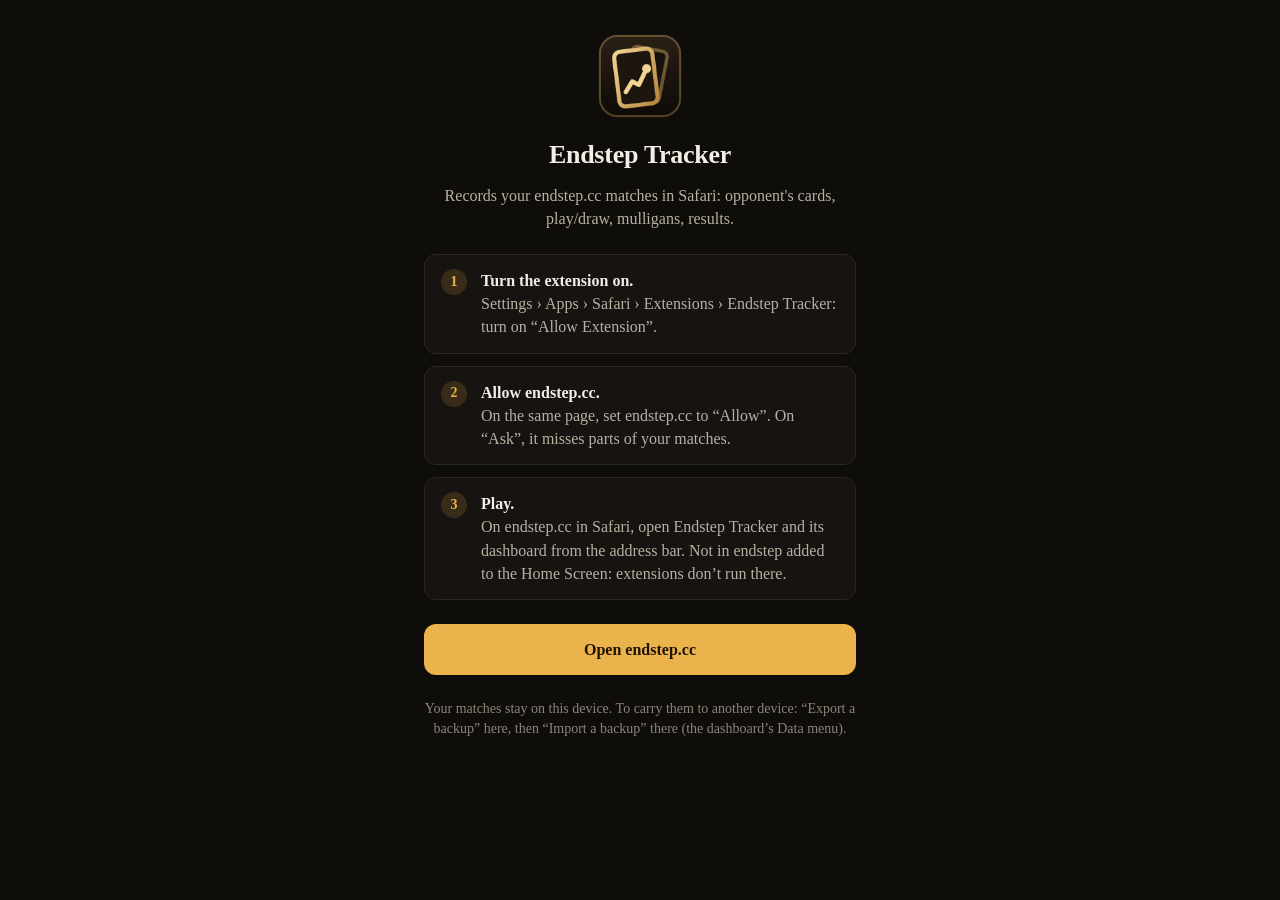
<file: safari-ios/Endstep Tracker/Endstep Tracker/Resources/Base.lproj/Main.html>
<!DOCTYPE html>
<html>
<head>
    <meta http-equiv="Content-Type" content="text/html; charset=utf-8">
    <meta http-equiv="Content-Security-Policy" content="default-src 'self'">

    <meta name="viewport" content="width=device-width, initial-scale=1, user-scalable=no">

    <link rel="stylesheet" href="../Style.css">
</head>
<body>
    <!-- ViewController.swift adds the "fr" class to <html> on a French iPhone or iPad. -->
    <header>
        <img src="../Icon.png" width="88" height="88" alt="">
        <h1>Endstep Tracker</h1>
        <p class="en">Records your endstep.cc matches in Safari: opponent's cards, play/draw, mulligans, results.</p>
        <p class="fr">Enregistre tes matchs endstep.cc dans Safari : cartes adverses, play/draw, mulligans, résultats.</p>
    </header>

    <ol>
        <li>
            <b class="en">Turn the extension on.</b><b class="fr">Active l’extension.</b>
            <span class="en">Settings › Apps › Safari › Extensions › Endstep Tracker: turn on “Allow Extension”.</span>
            <span class="fr">Réglages › Apps › Safari › Extensions › Endstep Tracker : active « Autoriser l’extension ».</span>
        </li>
        <li>
            <b class="en">Allow endstep.cc.</b><b class="fr">Autorise endstep.cc.</b>
            <span class="en">On the same page, set endstep.cc to “Allow”. On “Ask”, it misses parts of your matches.</span>
            <span class="fr">Sur la même page, mets endstep.cc sur « Autoriser ». Sur « Demander », il rate des bouts de tes matchs.</span>
        </li>
        <li>
            <b class="en">Play.</b><b class="fr">Joue.</b>
            <span class="en">On endstep.cc in Safari, open Endstep Tracker and its dashboard from the address bar. Not in endstep added to the Home Screen: extensions don’t run there.</span>
            <span class="fr">Sur endstep.cc dans Safari, ouvre Endstep Tracker et son tableau de bord depuis la barre d’adresse. Pas dans endstep ajouté à l’écran d’accueil : les extensions n’y fonctionnent pas.</span>
        </li>
    </ol>

    <a class="btn" href="https://endstep.cc"><span class="en">Open endstep.cc</span><span class="fr">Ouvrir endstep.cc</span></a>

    <p class="note en">Your matches stay on this device. To carry them to another device: “Export a backup” here, then “Import a backup” there (the dashboard’s Data menu).</p>
    <p class="note fr">Tes matchs restent sur cet appareil. Pour les retrouver ailleurs : « Exporter une sauvegarde » ici, puis « Importer une sauvegarde » là-bas (menu Données).</p>
</body>
</html>
</file>
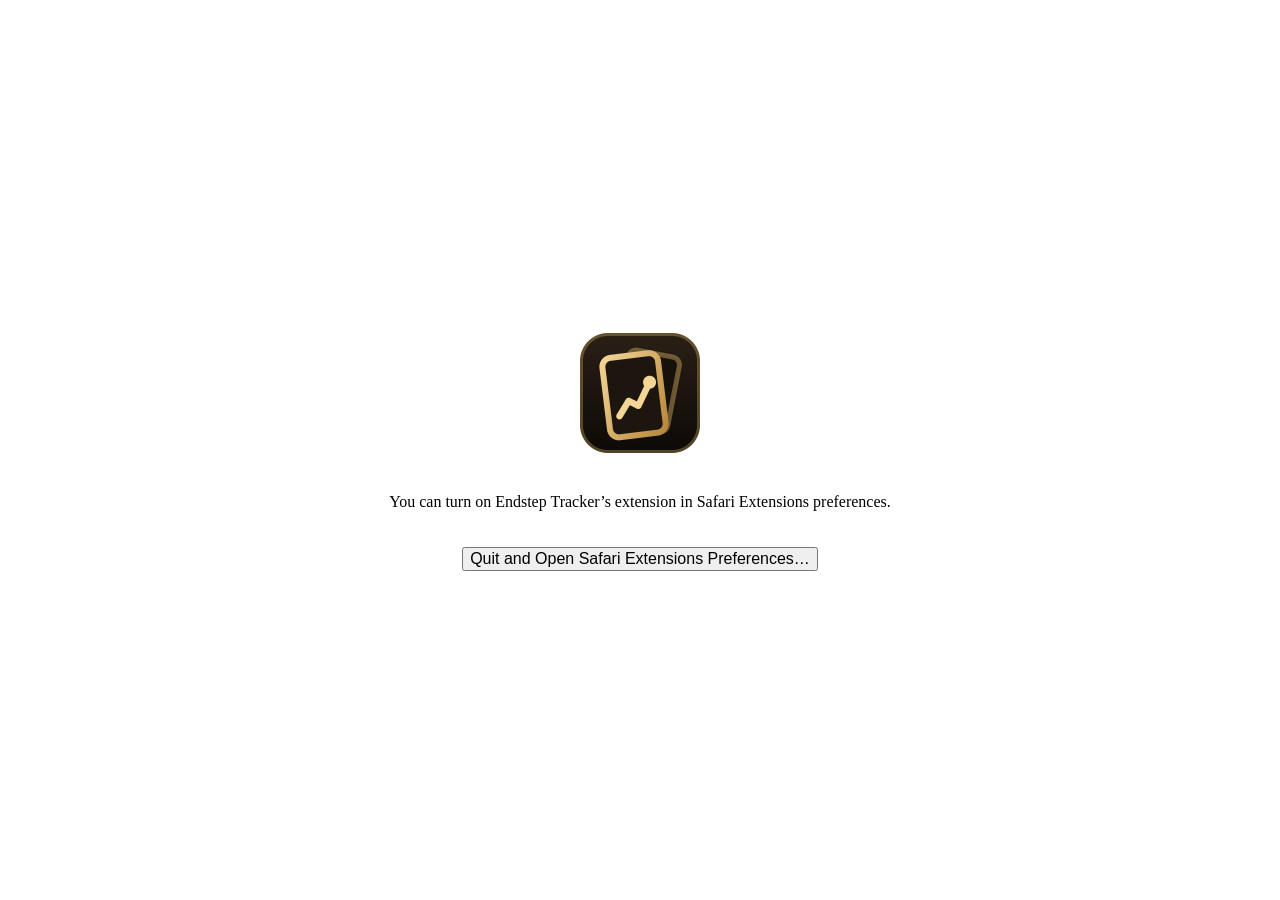
<file: safari/Endstep Tracker/Endstep Tracker/Resources/Base.lproj/Main.html>
<!DOCTYPE html>
<html>
<head>
    <meta http-equiv="Content-Type" content="text/html; charset=utf-8">
    <meta http-equiv="Content-Security-Policy" content="default-src 'self'">

    <meta name="viewport" content="width=device-width, initial-scale=1, user-scalable=no">

    <link rel="stylesheet" href="../Style.css">
    <script src="../Script.js" defer></script>
</head>
<body>
    <img src="../Icon.png" width="128" height="128" alt="Endstep Tracker Icon">
    <p class="state-unknown">You can turn on Endstep Tracker’s extension in Safari Extensions preferences.</p>
    <p class="state-on">Endstep Tracker’s extension is currently on. You can turn it off in Safari Extensions preferences.</p>
    <p class="state-off">Endstep Tracker’s extension is currently off. You can turn it on in Safari Extensions preferences.</p>
    <button class="open-preferences">Quit and Open Safari Extensions Preferences…</button>
</body>
</html>
</file>
<file: theme.css>
/* Endstep Tracker's visual world, shared by the dashboard and the toolbar popup: palette, type, controls, identity marks.
   The in-page panel on endstep.cc lives in a shadow root and carries its own copy of the few tokens it uses (overlay.js). */
:root {
  color-scheme: dark;
  /* endstep.cc's palette since its October 2026 redesign (its --es-* tokens): warm near-black, amber gold. */
  --bg: oklch(.16 .006 75);
  --surface: oklch(.19 .007 75);
  --surface-2: oklch(.225 .008 75);
  --surface-3: oklch(.26 .01 75);
  --line: oklch(.27 .011 75);
  --line-strong: oklch(.36 .015 78);
  --ink: oklch(.95 .012 85);
  --ink-2: oklch(.76 .022 80);
  --ink-3: oklch(.62 .02 80);
  --gold: oklch(.8 .135 80);
  --gold-hi: oklch(.85 .13 83);
  --on-fill: oklch(.2 .035 70);
  /* Result colors, checked for colour-blind separation on --surface (dataviz validator). */
  --win: #1a9f86;
  --loss: #e5664b;
  --draw: #6f685d;
  --win-wash: rgb(26 159 134 / .22);
  --loss-wash: rgb(229 102 75 / .2);
  --danger: #f08a73;
  /* A ladder rating: a cool blue beside the gold of the archetypes. */
  --rating: oklch(.82 .09 240);
  --radius: 10px;
  --radius-sm: 8px;
  --shadow-pop: 0 14px 34px -10px rgb(0 0 0 / .7), 0 2px 8px rgb(0 0 0 / .45);
  --ease-out: cubic-bezier(.16, 1, .3, 1);
}
* { box-sizing: border-box; }
html { scrollbar-color: var(--line-strong) var(--bg); }
body {
  margin: 0; background: var(--bg); color: var(--ink); caret-color: var(--gold-hi);
  font: 14px/1.5 ui-sans-serif, system-ui, -apple-system, "Segoe UI", Roboto, sans-serif;
  -webkit-font-smoothing: antialiased;
}
::selection { background: oklch(.8 .135 80 / .32); color: var(--ink); }
:focus-visible { outline: 2px solid var(--gold-hi); outline-offset: 2px; }
h1, h2, h3, h4, p { margin: 0; }
a { color: inherit; text-decoration: underline; text-decoration-color: var(--line-strong); text-underline-offset: 3px; }
a:hover { color: var(--gold-hi); text-decoration-color: currentColor; }
svg.i { width: 16px; height: 16px; flex: none; fill: none; stroke: currentColor; stroke-width: 1.75; stroke-linecap: round; stroke-linejoin: round; }
.muted { color: var(--ink-3); }
[hidden] { display: none !important; }

/* ---- controls ---- */
.btn, select, input, textarea {
  font: inherit; color: var(--ink); background: var(--surface-2); border: 1px solid var(--line);
  border-radius: var(--radius-sm);
}
.btn { display: inline-flex; align-items: center; gap: 8px; padding: 7px 12px; cursor: pointer; text-decoration: none; }
.btn:hover { border-color: var(--line-strong); background: var(--surface-3); color: var(--ink); }
.btn:active { transform: translateY(1px); }
.btn.primary { background: var(--gold); border-color: var(--gold); color: var(--on-fill); font-weight: 600; }
.btn.primary:hover { background: var(--gold-hi); border-color: var(--gold-hi); }
select { padding: 7px 30px 7px 10px; appearance: none; cursor: pointer;
  background: var(--surface-2) url("data:image/svg+xml,%3Csvg xmlns='http://www.w3.org/2000/svg' viewBox='0 0 24 24' fill='none' stroke='%238f846f' stroke-width='2' stroke-linecap='round' stroke-linejoin='round'%3E%3Cpath d='m6 9 6 6 6-6'/%3E%3C/svg%3E") no-repeat right 8px center / 14px; }
select:hover, input:hover, textarea:hover { border-color: var(--line-strong); }
input, textarea { padding: 7px 10px; }
input::placeholder, textarea::placeholder { color: var(--ink-3); }
.link { background: none; border: 0; padding: 4px 2px; color: var(--gold); font: inherit; cursor: pointer; text-decoration: underline; text-underline-offset: 3px; }
.link:hover { color: var(--gold-hi); }

/* ---- identity marks ---- */
.pips { display: inline-flex; gap: 3px; vertical-align: -2px; }
.pip { display: inline-grid; place-items: center; width: 16px; height: 16px; border-radius: 50%; font-size: 9.5px; font-weight: 700; line-height: 1; color: #fff; }
.pip-W { background: #efe6c8; color: #2b2418; }
.pip-U { background: #2f76c0; }
.pip-B { background: #4b4139; box-shadow: inset 0 0 0 1px #8f846f; }
.pip-R { background: #c9432d; }
.pip-G { background: #2d8550; }
.tag { display: inline-block; padding: 1px 8px; border-radius: 999px; background: oklch(.8 .135 80 / .12); color: var(--gold-hi); font-size: 12px; white-space: nowrap; }
.tag.guess { background: none; border: 1px dashed oklch(.8 .135 80 / .55); color: var(--ink-2); } /* recognized, not confirmed by the user */
.guess-line { margin-top: -8px; font-size: 13px; color: var(--ink-2); }
.guess-line b { color: var(--ink); font-weight: 600; }
.guess-line .link { padding: 0 2px; margin-left: 4px; }
.result { display: inline-flex; align-items: center; gap: 7px; font-weight: 600; white-space: nowrap; }
.result i { width: 10px; height: 10px; border-radius: 3px; background: var(--ink-3); }
.result.W i { background: var(--win); }
.result.L i { background: var(--loss); }
.result.D i { background: var(--draw); }
.result.ongoing i { background: var(--gold-hi); border-radius: 50%; }
.result.open { color: var(--ink-2); font-weight: 500; }

/* The logo inline: the icon's card with its trend, flat, in the page's gold */
.mark { flex: none; fill: none; stroke-width: 6; stroke-linecap: round; stroke-linejoin: round; }
.mark rect { stroke: var(--gold); }
.mark polyline { stroke: var(--gold-hi); }

/* "Buy me a coffee": a pill filled with the page's gold, to be seen; never in the Safari build (Apple refuses tip links, 3.1.1) */
.bmc { display: inline-flex; align-items: center; gap: 6px; padding: 5px 11px; border-radius: 999px;
  background: var(--gold); color: var(--on-fill); font-size: 12px; font-weight: 700; text-decoration: none; white-space: nowrap; }
.bmc svg { width: 14px; height: 14px; flex: none; }
.bmc:hover { background: var(--gold-hi); color: var(--on-fill); }
</file>
<file: safari-ios/Endstep Tracker/Endstep Tracker/Resources/Style.css>
/* The extension's look (theme.css): warm near-black, amber gold. */
* {
    -webkit-user-select: none;
    -webkit-user-drag: none;
    -webkit-tap-highlight-color: transparent;
    box-sizing: border-box;
}

:root {
    color-scheme: dark;
    --bg: oklch(.16 .006 75);
    --surface: oklch(.19 .007 75);
    --line: oklch(.27 .011 75);
    --ink: oklch(.95 .012 85);
    --ink-2: oklch(.76 .022 80);
    --ink-3: oklch(.62 .02 80);
    --gold: oklch(.8 .135 80);
    --on-fill: oklch(.2 .035 70);
}

html:not(.fr) .fr, html.fr .en {
    display: none;
}

body {
    display: flex;
    flex-direction: column;
    gap: 24px;
    max-width: 480px;
    margin: 0 auto;
    padding: 32px 24px;
    background: var(--bg);
    color: var(--ink);
    font: -apple-system-body;
    line-height: 1.45;
}

header {
    display: grid;
    justify-items: center;
    gap: 10px;
    text-align: center;
}

header img {
    border-radius: 20px;
}

h1 {
    margin: 6px 0 0;
    font-size: 26px;
    letter-spacing: -.01em;
}

header p {
    margin: 0;
    color: var(--ink-2);
}

ol {
    display: grid;
    gap: 12px;
    margin: 0;
    padding: 0;
    list-style: none;
    counter-reset: step;
}

li {
    position: relative;
    padding: 14px 16px 14px 56px;
    border: 1px solid var(--line);
    border-radius: 12px;
    background: var(--surface);
    color: var(--ink-2);
    counter-increment: step;
}

li::before {
    content: counter(step);
    position: absolute;
    left: 16px;
    top: 14px;
    display: grid;
    place-items: center;
    width: 26px;
    height: 26px;
    border-radius: 50%;
    background: oklch(.8 .135 80 / .16);
    color: var(--gold);
    font-weight: 600;
    font-size: 14px;
}

li b {
    display: block;
    color: var(--ink);
}

.btn {
    display: block;
    padding: 14px;
    border-radius: 12px;
    background: var(--gold);
    color: var(--on-fill);
    font-weight: 600;
    text-align: center;
    text-decoration: none;
}

.note {
    margin: 0;
    color: var(--ink-3);
    font-size: 14px;
    text-align: center;
}

/* iOS turns "endstep.cc" into links on its own: keep them plain text. */
a[x-apple-data-detectors] {
    color: inherit !important;
    text-decoration: none !important;
    pointer-events: none;
}
</file>
<file: safari/Endstep Tracker/Endstep Tracker/Resources/Style.css>
* {
    -webkit-user-select: none;
    -webkit-user-drag: none;
    cursor: default;
}

:root {
    color-scheme: light dark;

    --spacing: 20px;
}

html {
    height: 100%;
}

body {
    display: flex;
    align-items: center;
    justify-content: center;
    flex-direction: column;

    gap: var(--spacing);
    margin: 0 calc(var(--spacing) * 2);
    height: 100%;

    font: -apple-system-short-body;
    text-align: center;
}

body:not(.state-on, .state-off) :is(.state-on, .state-off) {
    display: none;
}

body.state-on :is(.state-off, .state-unknown) {
    display: none;
}

body.state-off :is(.state-on, .state-unknown) {
    display: none;
}

button {
    font-size: 1em;
}
</file>
